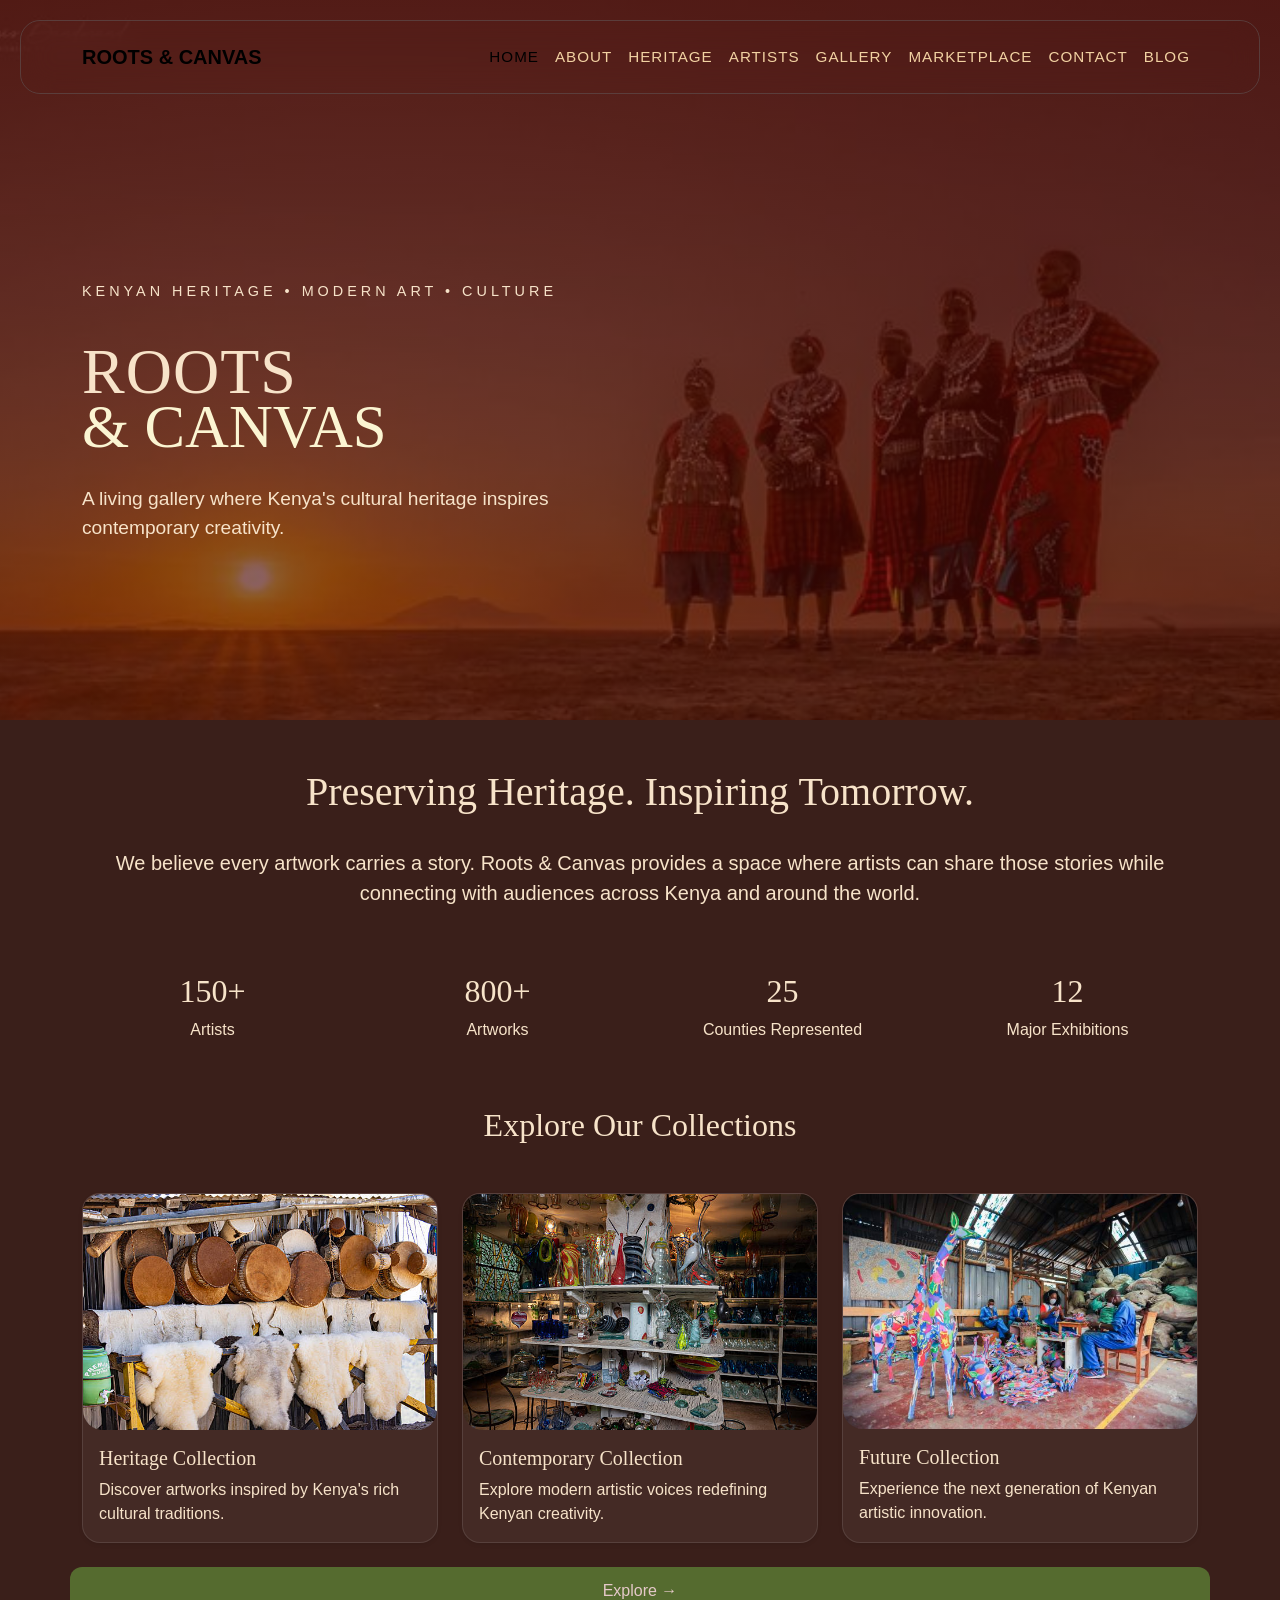
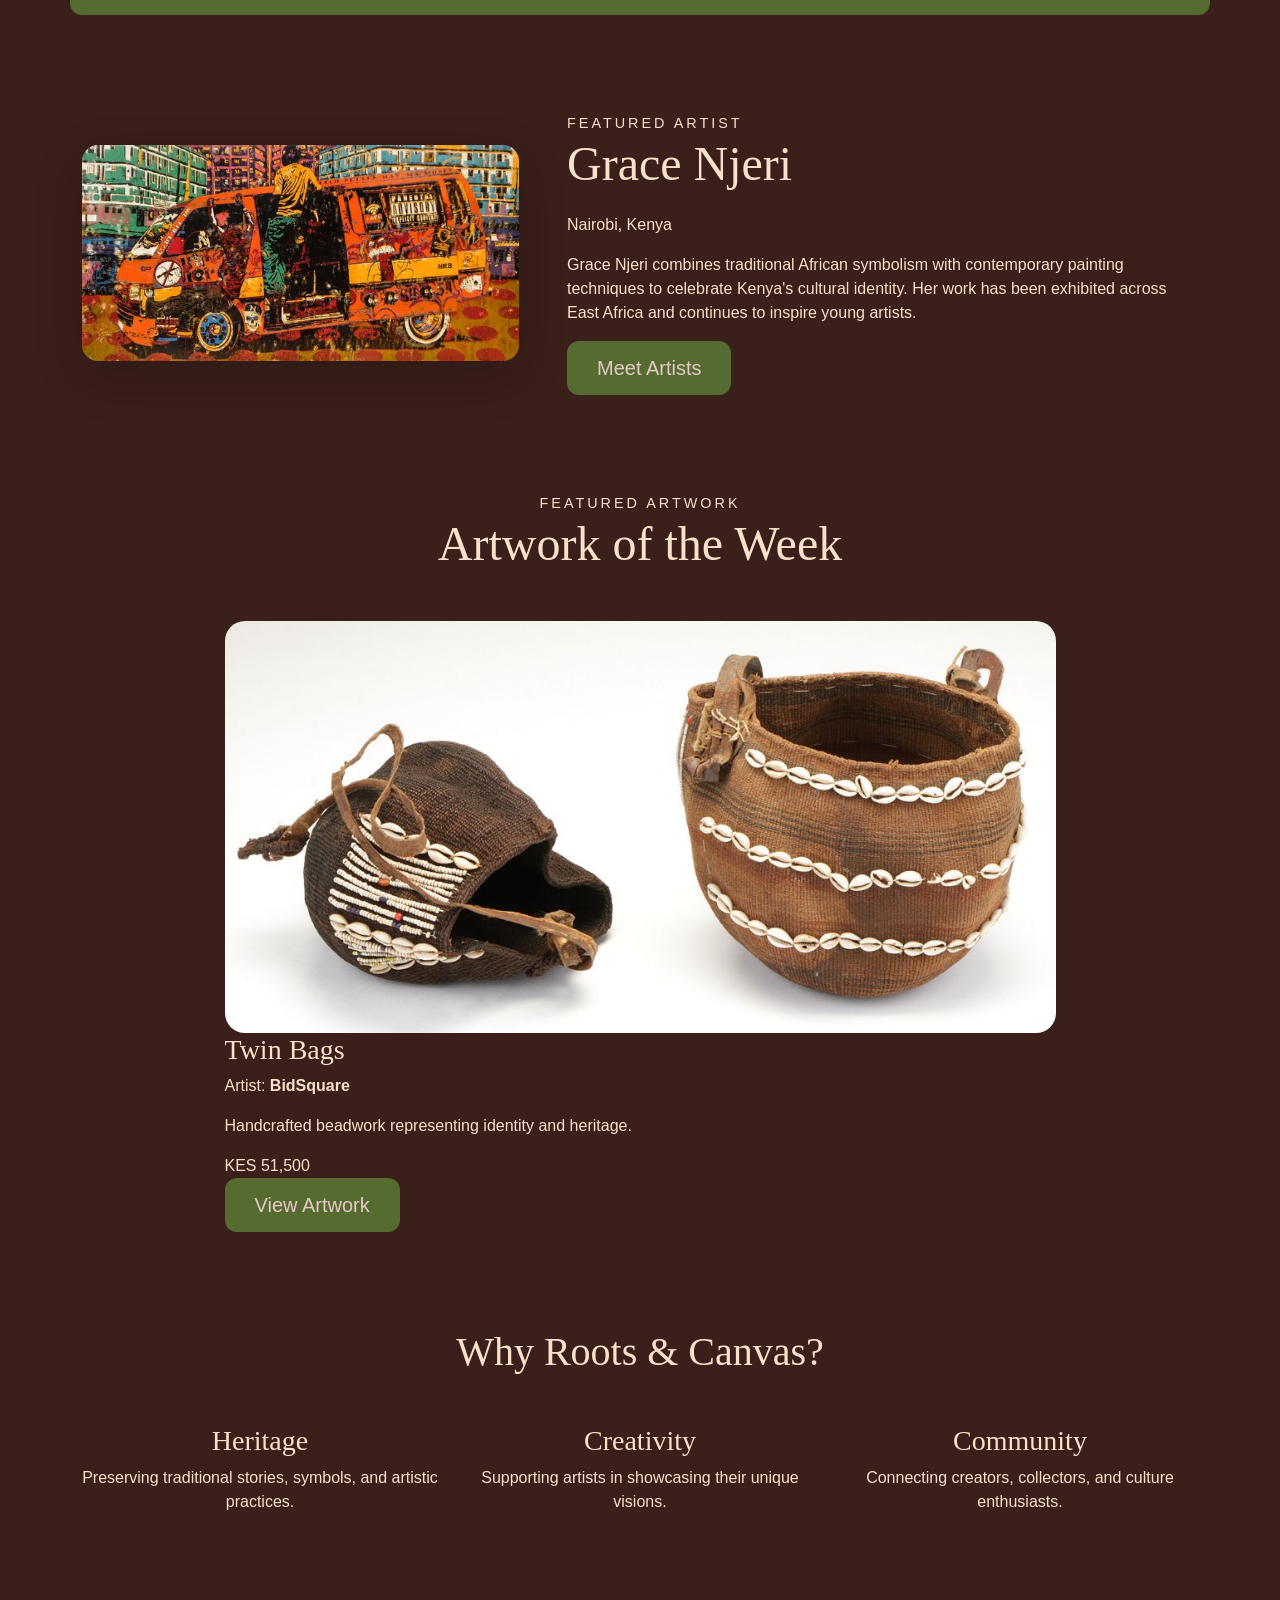
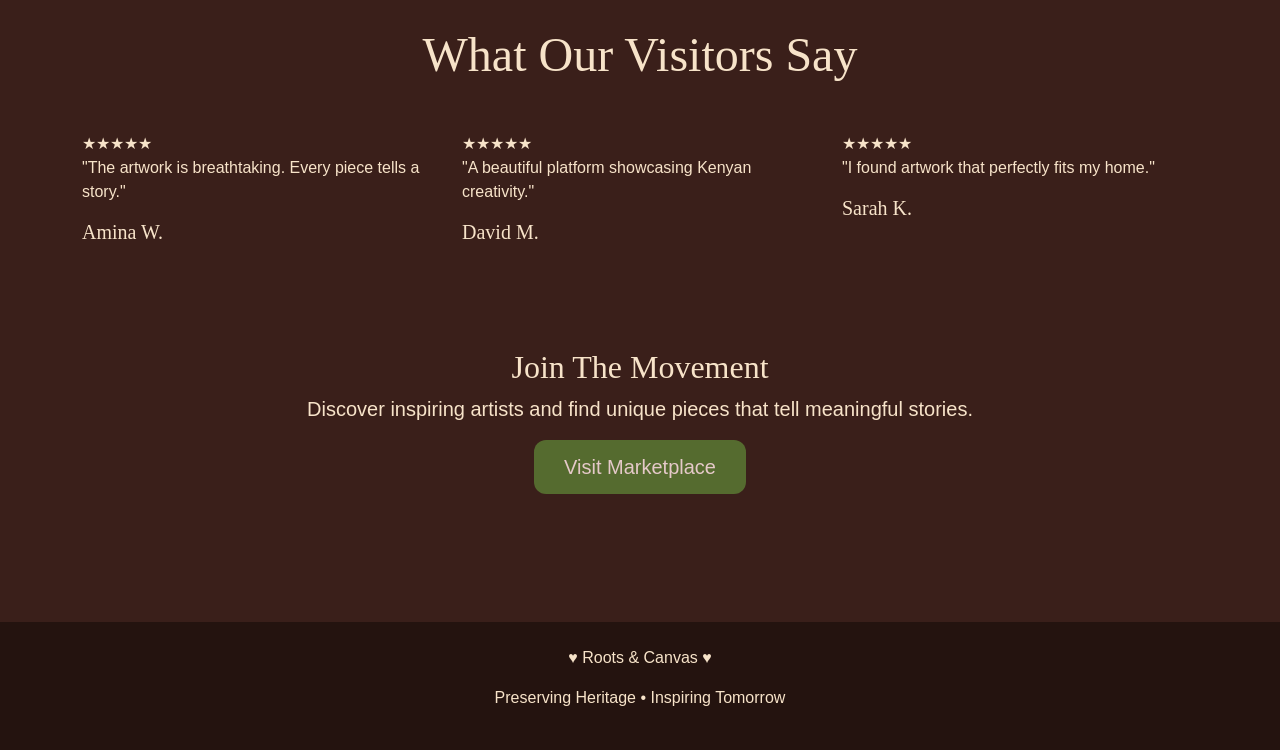
<file: index.html>
<!DOCTYPE html>
<html lang="en">
<head>
    <meta charset="UTF-8">
    <meta name="viewport" content="width=device-width, initial-scale=1.0">
    <title>Roots & Canvas | Kenyan Art Marketplace</title>

    <!-- Bootstrap CSS -->
    <link href="https://cdn.jsdelivr.net/npm/bootstrap@5.3.7/dist/css/bootstrap.min.css" rel="stylesheet">
  

    <!-- Custom CSS -->
    <link rel="stylesheet" href="css/style.css">
</head>

<body>

<!-- NAVIGATION -->
<nav class="navbar navbar-expand-lg navbar-light py-3 sticky-top">

        <div class="container">

            <a class="navbar-brand fw-bold" href="index.html">
                ROOTS & CANVAS
            </a>

        <button class="navbar-toggler"
                type="button"
                data-bs-toggle="collapse"
                data-bs-target="#navbarMenu">
            <span class="navbar-toggler-icon"></span>
        </button>

        <div class="collapse navbar-collapse" id="navbarMenu">

            <ul class="navbar-nav ms-auto">

                <li class="nav-item">
                    <a class="nav-link active" href="index.html">Home</a>
                </li>

                <li class="nav-item">
                    <a class="nav-link" href="aboutus.html">About</a>
                </li>

                <li class="nav-item">
                    <a class="nav-link" href="Heritage.html">Heritage</a>
                </li>

                <li class="nav-item">
                    <a class="nav-link" href="Artists.html">Artists</a>
                </li>

                <li class="nav-item">
                    <a class="nav-link" href="gallery.html">Gallery</a>
                </li>

                <li class="nav-item">
                    <a class="nav-link" href="MarketPlace.html">Marketplace</a>
                </li>

                <li class="nav-item">
                    <a class="nav-link" href="contacts.html">Contact</a>
                </li>

                <li class="nav-item">
                    <a class="nav-link" href="blog.html">Blog</a>
                </li>

            </ul>

        </div>

    </div>
</nav>


 <section class="hero">

<div class="container">

<div class="row align-items-center">

<div class="col-lg-6">

<p class="small-heading">
KENYAN HERITAGE • MODERN ART • CULTURE
</p>
<br>

<h1 class="hero-title">

    <span class="roots-font">
        ROOTS
    </span>
 <br>
    <span class="canvas-font">
                   & CANVAS
    </span>

</h1>

<p class="hero-text">

A living gallery where Kenya's cultural heritage inspires contemporary creativity.
</p>

    </div>
</div>

</section>

<!-- OUR VISION -->

<section class="py-5">
    <div class="container text-center">

           <h1>Preserving Heritage. Inspiring Tomorrow.</h1><br>

        <p class="lead">
            We believe every artwork carries a story.
            Roots & Canvas provides a space where artists
            can share those stories while connecting with
            audiences across Kenya and around the world.
        </p>

    </div>
</section>

<section class="statistics">

    <div class="container">

        <div class="row text-center">

            <div class="col-md-3">

                <h2>150+</h2>

                <p>Artists</p>

            </div>

            <div class="col-md-3">

                <h2>800+</h2>

                <p>Artworks</p>

            </div>

            <div class="col-md-3">

                <h2>25</h2>

                <p>Counties Represented</p>

            </div>

            <div class="col-md-3">

                <h2>12</h2>

                <p>Major Exhibitions</p>

            </div>

        </div>

    </div>

</section>

<!-- FEATURED SECTIONS -->

<section class="py-5">

    <div class="container">

        <h2 class="text-center mb-5">
            Explore Our Collections
        </h2>

        <div class="row g-4">

            <div class="col-md-4">

                <div class="card h-100 shadow-sm">

                    <img src="images/gettyimages-2259438281-612x612.jpg"
                         class="card-img-top"
                         alt="Traditional Kenyan artwork featuring indigenous cultural symbols and heritage-inspired artistic designs">

                    <div class="card-body">

                        <h5 class="card-title">
                            Heritage Collection
                        </h5>

                        <p class="card-text">
                            Discover artworks inspired by
                            Kenya's rich cultural traditions.
                        </p>

                    </div>

                </div>

            </div>

            <div class="col-md-4">

                <div class="card h-100 shadow-sm">

                    <img src="images/gettyimages-2207285252-612x612.jpg"
                         class="card-img-top"
                         alt="Contemporary Art">

                    <div class="card-body">

                        <h5 class="card-title">
                            Contemporary Collection
                        </h5>

                        <p class="card-text">
                            Explore modern artistic voices
                            redefining Kenyan creativity.
                        </p>

                    </div>

                </div>

            </div>

            <div class="col-md-4">

                <div class="card h-100 shadow-sm">

                    <img src="images/gettyimages-1243615178-612x612.jpg"
                         class="card-img-top"
                         alt="Digital Art">

                    <div class="card-body">

                        <h5 class="card-title">
                            Future Collection
                        </h5>

                        <p class="card-text">
                            Experience the next generation
                            of Kenyan artistic innovation.
                        </p>

                    </div>

                </div>

               

            </div>
             <a href="gallery.html" class="btn custom-btn mtn-lg">
                   Explore →
                 </a>

        </div>

    </div>

</section>

<!-- ================= FEATURED ARTIST ================= -->

<section class="featured-artist py-5">

    <div class="container">

        <div class="row align-items-center g-5">

            <div class="col-lg-5">

                <img src="images/nganya.webp"
                     class="img-fluid rounded-4 shadow-lg"
                     alt="Featured Kenyan Artist">

            </div>

            <div class="col-lg-7">

                <span class="section-subtitle">
                    FEATURED ARTIST
                </span>

                <h2 class="section-title">
                    Grace Njeri
                </h2>

                <p class="artist-location">

                    Nairobi, Kenya

                </p>

                <p>

                    Grace Njeri combines traditional African symbolism
                    with contemporary painting techniques to celebrate
                    Kenya's cultural identity.

                    Her work has been exhibited across East Africa and
                    continues to inspire young artists.

                </p>

               
                <a href="artists.html"  class="btn custom-btn btn-lg">
                    Meet Artists
                </a>


            </div>

        </div>

    </div>

</section>


<!-- ================= ARTWORK OF THE WEEK ================= -->

<section class="artwork-week py-5">

<div class="container">

<div class="text-center mb-5">

<span class="section-subtitle">

FEATURED ARTWORK

</span>

<h2 class="section-title">

Artwork of the Week

</h2>

</div>

<div class="row justify-content-center">

<div class="col-lg-9">

<div class="featured-art-card">

<img src="images/beaded bags.jpeg"
class="img-fluid"
alt="Featured Artwork">

<div class="featured-art-content">

<h3>

Twin Bags

</h3>

<p>

Artist:
<strong>BidSquare</strong>

</p>

<p>

Handcrafted beadwork representing identity and heritage.

</p>

<div class="price">

KES 51,500

</div>

<a href="marketplace.html"
class="btn custom-btn btn-lg">

View Artwork

</a>

</div>

</div>

</div>

</div>

</div>

</section>

<!-- WHY ROOTS & CANVAS -->

<section class="py-5">

    <div class="container">

        <h1 class="text-center mb-5">
            Why Roots & Canvas?
        </h1>

        <div class="row text-center">

            <div class="col-md-4">

                <h3> Heritage</h3>

                <p>
                    Preserving traditional stories,
                    symbols, and artistic practices.
                </p>

            </div>

               
            <div class="col-md-4">

                <h3> Creativity</h3>

                <p>
                    Supporting artists in showcasing
                    their unique visions.
                </p>

            </div>

               

            <div class="col-md-4">

                <h3> Community</h3>

                <p>
                    Connecting creators, collectors,
                    and culture enthusiasts.
                </p>

            </div>

        </div>

    </div>

</section>


<!-- ================= TESTIMONIALS ================= -->

<section class="testimonials py-5">

<div class="container">

<div class="text-center mb-5">

<h2 class="section-title">

What Our Visitors Say

</h2>

</div>

<div class="row g-4">

<div class="col-lg-4">

<div class="testimonial-card">

★★★★★

<p>

"The artwork is breathtaking.
Every piece tells a story."

</p>

<h5>

Amina W.

</h5>

</div>

</div>

<div class="col-lg-4">

<div class="testimonial-card">

★★★★★

<p>

"A beautiful platform showcasing
Kenyan creativity."

</p>

<h5>

David M.

</h5>

</div>

</div>

<div class="col-lg-4">

<div class="testimonial-card">

★★★★★

<p>

"I found artwork that perfectly
fits my home."

</p>

<h5>

Sarah K.

</h5>

</div>

</div>

</div>

</div>

</section>

<!-- CALL TO ACTION -->

<section class="py-5">

    <div class="container text-center">

        <h2>Join The Movement</h2>

        <p class="lead">
            Discover inspiring artists and find unique
            pieces that tell meaningful stories.
        </p>

        <a href="marketplace.html"
           class="btn custom-btn btn-lg">
            Visit Marketplace
        </a>

</div>

</section>

<footer class="py-4 text-center">

           <p>
            &#9829; Roots & Canvas 	&#9829;
        </p>

        <p>
            Preserving Heritage • Inspiring Tomorrow
        </p>

</footer>

<!-- Scroll to Top Button -->
<button id="topBtn" title="Go to top">
    ↑
</button>

<!-- Bootstrap JS -->

<script src="https://cdn.jsdelivr.net/npm/bootstrap@5.3.7/dist/js/bootstrap.bundle.min.js"></script>
<script src="js/script.js"></script>

</body>

</html>
</file>
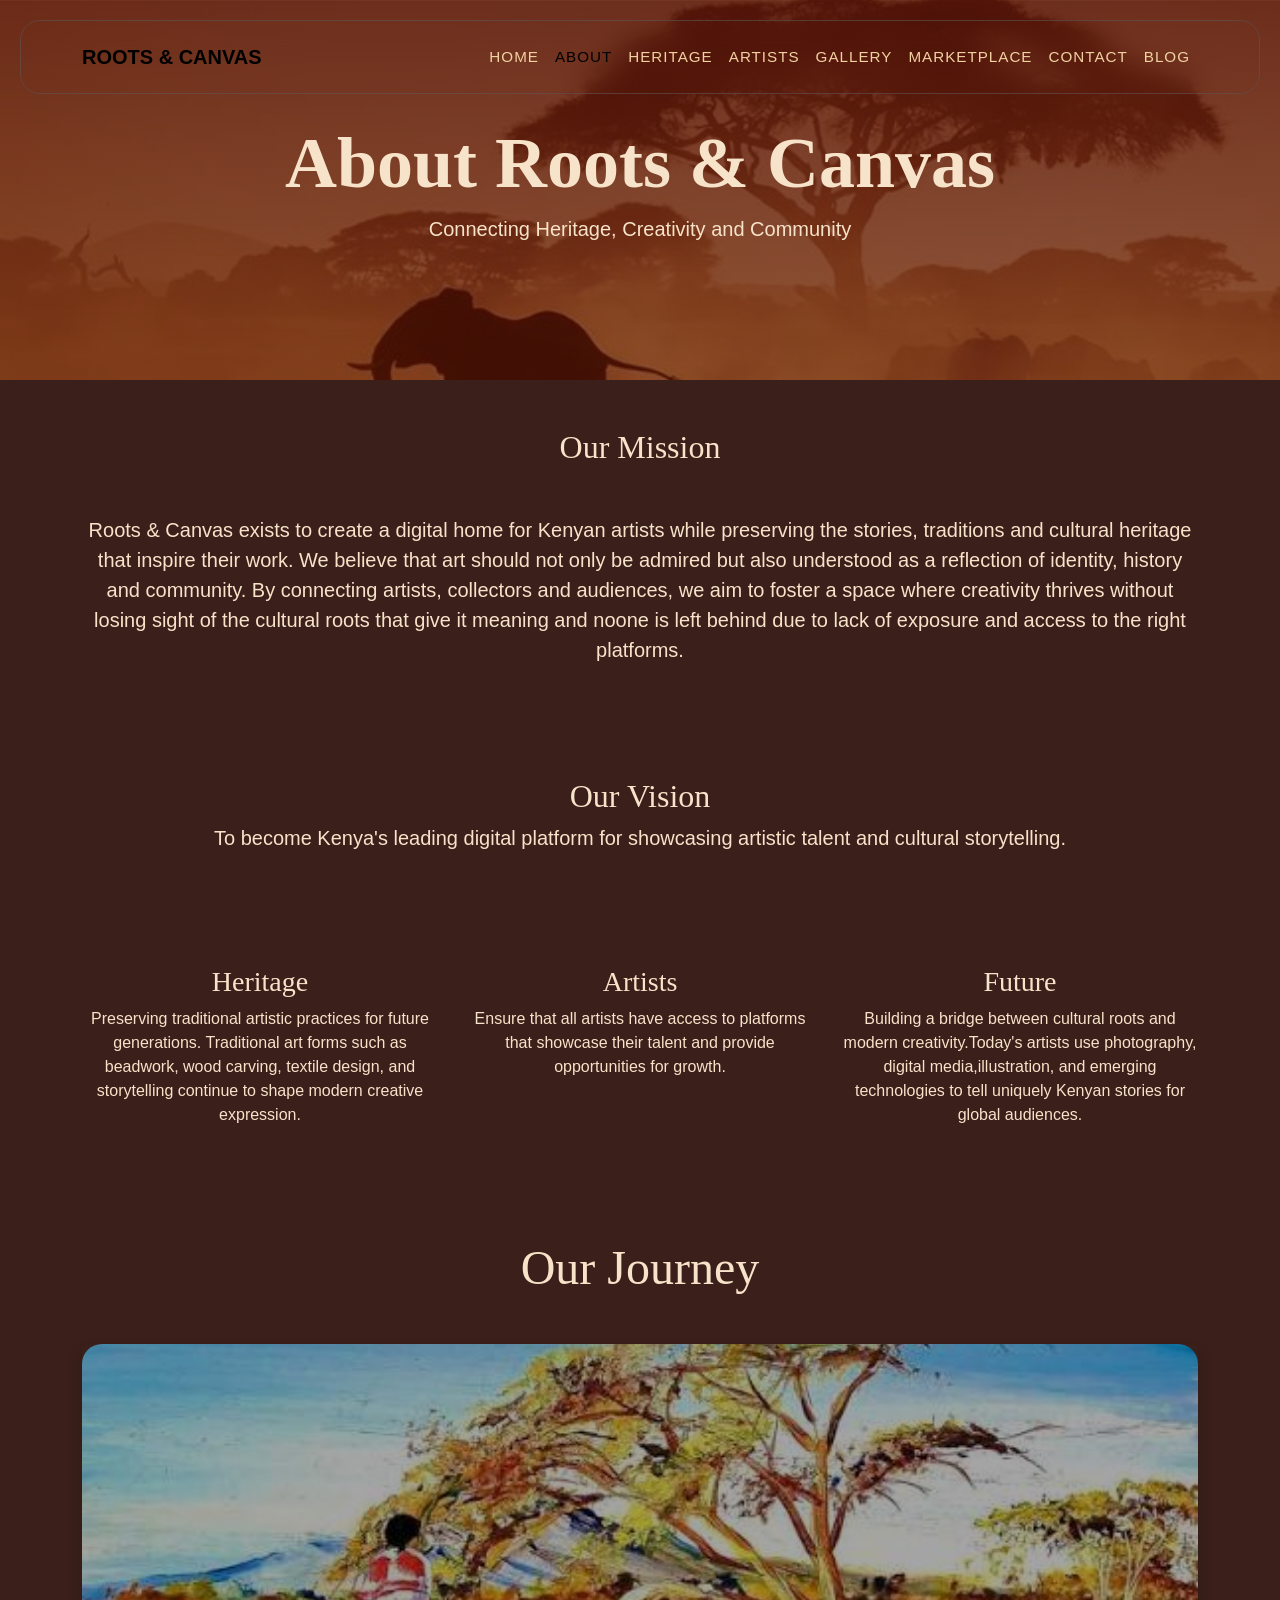
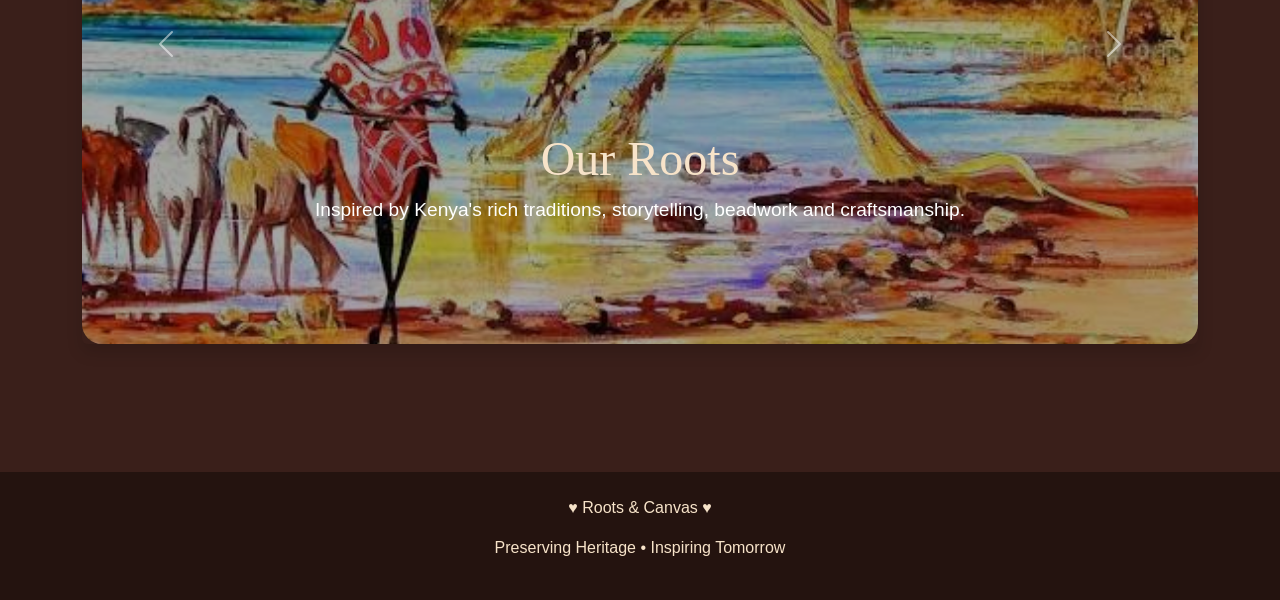
<file: aboutus.html>
<!DOCTYPE html>
<html lang="en">

<head>

  <meta charset="UTF-8">
  <meta name="viewport" content="width=device-width, initial-scale=1.0">

  <title>About | Roots & Canvas</title>
  <link href="https://cdn.jsdelivr.net/npm/bootstrap@5.3.7/dist/css/bootstrap.min.css" rel="stylesheet">
  <link rel="stylesheet" href="css/style.css">

</head>

<body>

   <nav class="navbar navbar-expand-lg navbar-light custom-green py-3 sticky-top">

        <div class="container">

            <a class="navbar-brand fw-bold" href="index.html">
                ROOTS & CANVAS
            </a>

            <button class="navbar-toggler"
                    type="button"
                    data-bs-toggle="collapse"
                    data-bs-target="#menu">

                <span class="navbar-toggler-icon"></span>

            </button>

            <div class="collapse navbar-collapse" id="menu">

                <ul class="navbar-nav ms-auto">

                    <li class="nav-item">
                        <a class="nav-link" href="index.html">Home</a>
                    </li>

                    <li class="nav-item">
                        <a class="nav-link active" href="aboutus.html">About</a>
                    </li>

                    <li class="nav-item">
                        <a class="nav-link" href="Heritage.html">Heritage</a>
                    </li>

                    <li class="nav-item">
                        <a class="nav-link" href="Artists.html">Artists</a>
                    </li>

                    <li class="nav-item">
                        <a class="nav-link" href="gallery.html">Gallery</a>
                    </li>

                    <li class="nav-item">
                        <a class="nav-link" href="MarketPlace.html">Marketplace</a>
                    </li>

                    <li class="nav-item">
                        <a class="nav-link" href="contacts.html">Contact</a>
                    </li>

                    <li class="nav-item">
                        <a class="nav-link" href="blog.html">Blog</a>
                    </li>

                </ul>

            </div>

        </div>

    </nav>

    <section class="About-hero">

    <div class="container text-center">

        <h1 class="display-2 fw-bold">
          About Roots & Canvas
        </h1>

        <p class="lead">

          Connecting Heritage, Creativity and Community
        </p>

    </div>

</section>


<section class="heritage-section py-5">
   <div class="container text-center">

         <h2 class="text-center mb-5">Our Mission</h2>

         <p class="lead">
         Roots & Canvas exists to create a digital home
         for Kenyan artists while preserving the stories,
         traditions and cultural heritage that inspire
         their work.
         We believe that art should not only be admired but
         also understood as a reflection of identity,
         history and community.
         
         By connecting artists, collectors and audiences,
         we aim to foster a space where creativity thrives without losing 
         sight of the cultural roots that give it meaning and noone is left
          behind due to lack of exposure and access to the right platforms.
         </p>
        </div>
        </div>
   </div>
</section>

<section class="heritage-section py-5">
   <div class="container text-center">

     <h2>Our Vision</h2>

     <p class="lead">
      To become Kenya's leading digital platform
      for showcasing artistic talent and cultural
      storytelling.
     </p>
 </div>
</section>

<section class="container py-5">
    <div class="row text-center">
        <div class="col-md-4">
           <h3>Heritage</h3>

           <p> Preserving traditional artistic practices for future generations. 
            Traditional art forms such as beadwork, wood carving, textile design, 
            and storytelling continue to shape modern creative expression.</p>

        </div>

        <div class="col-md-4">
            <h3>Artists</h3>

            <p>Ensure that all artists have access to platforms that showcase their talent and provide opportunities for growth.</p>
        </div>

        <div class="col-md-4">

            <h3>Future</h3>
            <p>Building a bridge between cultural roots and modern creativity.Today's 
                artists use photography, digital media,illustration, and emerging technologies to tell
                uniquely Kenyan stories for global audiences.</p>

        </div>
    </div>
</section>

    <section class="container py-5">

    <h1 class="section-title text-center mb-5">
        Our Journey
    </h1>

    <div id="aboutCarousel"
         class="carousel slide shadow rounded overflow-hidden"
         data-bs-ride="carousel">

        <div class="carousel-inner">

            <!-- Slide 1 -->

            <div class="carousel-item active">

                <img src="images/images (9).jpeg"
                     class="d-block w-100 carousel-img"
                     alt="Heritage">

                <div class="carousel-caption">

                    <h2>Our Roots</h2>

                    <p>
                        Inspired by Kenya's rich traditions,
                        storytelling, beadwork and craftsmanship.
                    </p>

                </div>

            </div>

            <!-- Slide 2 -->

            <div class="carousel-item">

                <img src="images/gettyimages-2054033150-612x612.jpg"
                     class="d-block w-100 carousel-img"
                     alt="Artists">

                <div class="carousel-caption">

                    <h2>Our Artists</h2>

                    <p>
                        Creating a platform where talented artists
                        can showcase their work and reach collectors.
                    </p>

                </div>

            </div>

            <!-- Slide 3 -->

            <div class="carousel-item">

                <img src="images/dickson-audacity-768x767,tech.jpg"
                     class="d-block w-100 carousel-img"
                     alt="Future">

                <div class="carousel-caption">

                    <h2>Our Future</h2>

                    <p>
                        Connecting culture and creativity through
                        technology and global audiences.
                    </p>

                </div>

            </div>

        </div>

        <!-- Previous -->

        <button class="carousel-control-prev"
                type="button"
                data-bs-target="#aboutCarousel"
                data-bs-slide="prev">

            <span class="carousel-control-prev-icon"></span>

        </button>

        <!-- Next -->

        <button class="carousel-control-next"
                type="button"
                data-bs-target="#aboutCarousel"
                data-bs-slide="next">

            <span class="carousel-control-next-icon"></span>

        </button>

    </div>

</section>


<footer class="py-4 text-center">

           <p>
            &#9829; Roots & Canvas 	&#9829;
        </p>

        <p>
            Preserving Heritage • Inspiring Tomorrow
        </p>

</footer>

<!-- Scroll to Top Button -->
<button id="topBtn" title="Go to top">
    ↑
</button>

<script src="https://cdn.jsdelivr.net/npm/bootstrap@5.3.7/dist/js/bootstrap.bundle.min.js"></script>
<script src="js/script.js"></script>

</body>

</html>
</file>
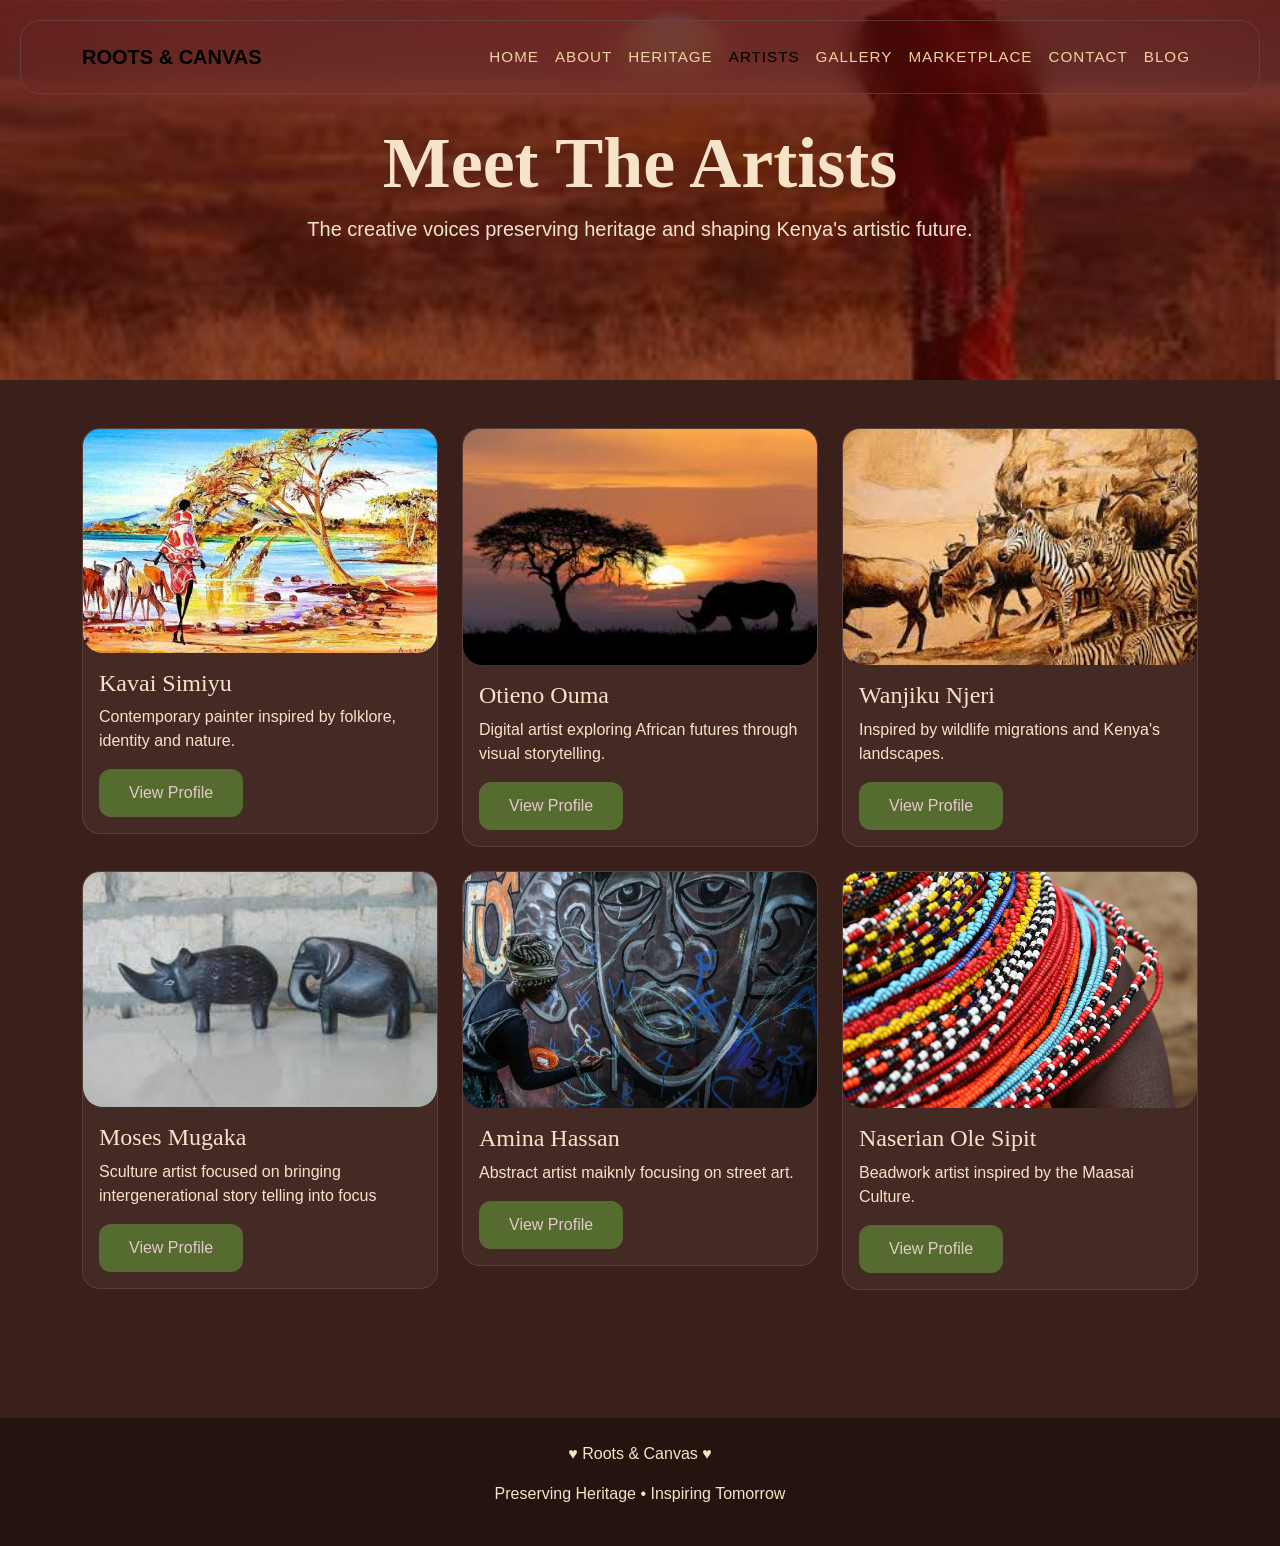
<file: Artists.html>
<!DOCTYPE html>
<html lang="en">

<head>

  <meta charset="UTF-8">
  <meta name="viewport" content="width=device-width, initial-scale=1.0">

  <title>Artists | Roots & Canvas</title>
  <link href="https://cdn.jsdelivr.net/npm/bootstrap@5.3.7/dist/css/bootstrap.min.css" rel="stylesheet">
  <link rel="stylesheet" href="css/style.css">
  <link href="https://fonts.googleapis.com/css2?family=Cormorant+Garamond:wght@400;600;700&display=swap" rel="stylesheet">

</head>

<body>
 
    <nav class="navbar navbar-expand-lg navbar-light custom-green py-3 sticky-top">

        <div class="container">

            <a class="navbar-brand fw-bold" href="index.html">
                ROOTS & CANVAS
            </a>

            <button class="navbar-toggler"
                    type="button"
                    data-bs-toggle="collapse"
                    data-bs-target="#menu">

                <span class="navbar-toggler-icon"></span>

            </button>

            <div class="collapse navbar-collapse" id="menu">

                <ul class="navbar-nav ms-auto">

                    <li class="nav-item">
                        <a class="nav-link " href="index.html">Home</a>
                    </li>

                    <li class="nav-item">
                        <a class="nav-link" href="aboutus.html">About</a>
                    </li>

                    <li class="nav-item">
                        <a class="nav-link" href="Heritage.html">Heritage</a>
                    </li>

                    <li class="nav-item">
                        <a class="nav-link active" href="Artists.html">Artists</a>
                    </li>

                    <li class="nav-item">
                        <a class="nav-link" href="gallery.html">Gallery</a>
                    </li>

                    <li class="nav-item">
                        <a class="nav-link" href="MarketPlace.html">Marketplace</a>
                    </li>

                    <li class="nav-item">
                        <a class="nav-link" href="contacts.html">Contact</a>
                    </li>

                    <li class="nav-item">
                        <a class="nav-link " href="blog.html">Blog</a>
                    </li>

                </ul>

            </div>

        </div>

    </nav>


    <section class="Artists-hero">

    <div class="container text-center">

        <h1 class="display-2 fw-bold">
             Meet The Artists
        </h1>

        <p class="lead">

           The creative voices preserving heritage and shaping Kenya's artistic future.
        </p>

    </div>

</section>

<section class="container py-5">

    <div class="row g-4">

        <div class="col-md-4">

            <div class="card">

                <img src="images/images (9).jpeg"
                     class="card-img-top"
                     alt="Artist">

                <div class="card-body">

                    <h4>Kavai Simiyu </h4>

                    <p>
                        Contemporary painter inspired by folklore,
                        identity and nature.
                    </p>

                    <button class="btn custom-btn">
                        View Profile
                    </button>

                </div>

            </div>

        </div>

        <div class="col-md-4">

            <div class="card">

                <img src="images/photograph.jpeg"
                     class="card-img-top"
                     alt="Artist">

                <div class="card-body">

                    <h4>Otieno Ouma</h4>

                    <p>
                        Digital artist exploring African futures
                        through visual storytelling.
                    </p>

                    <button class="btn custom-btn">
                        View Profile
                    </button>

                </div>

            </div>

        </div>

        <div class="col-md-4">

         <div class="card">

                <img src="images/migration.jpeg"
                     class="card-img-top"
                     alt="Artist">

                <div class="card-body">

                    <h4>Wanjiku Njeri</h4>

                    <p>
                      Inspired by wildlife migrations
                    and Kenya's landscapes.
                    </p>

                    <button class="btn custom-btn">
                        View Profile
                    </button>

                </div>

            </div>

        </div>

        <div class="col-md-4">

            <div class="card">

                <img src="images/image.jpeg"
                     class="card-img-top"
                     alt="Artist">

                <div class="card-body">

                    <h4>Moses Mugaka</h4>

                    <p>
                     Sculture artist focused on bringing intergenerational story telling into focus
                    </p>

                    <button class="btn custom-btn">
                        View Profile
                    </button>

                </div>

            </div>

        </div>

        <div class="col-md-4">

            <div class="card">

                <img src="images/gettyimages-2187209878-612x612.jpg"
                     class="card-img-top"
                     alt="Artist">

                <div class="card-body">

                    <h4>Amina Hassan</h4>

                    <p>
                        Abstract artist maiknly focusing on street art.
                    </p>

                    <button class="btn custom-btn">
                        View Profile
                    </button>

                </div>

            </div>

        </div>

              <div class="col-md-4">

            <div class="card">

                <img src="images/gettyimages-90616365-612x612.jpg"
                     class="card-img-top"
                     alt="Artist">

                <div class="card-body">

                    <h4>Naserian Ole Sipit</h4>

                    <p>
                        Beadwork artist inspired by the Maasai Culture.
                    </p>

                    <button class="btn custom-btn">
                        View Profile
                    </button>

                </div>

            </div>

        </div>

    </div>

</section>

<footer class="py-4 text-center">

           <p>
            &#9829; Roots & Canvas 	&#9829;
        </p>

        <p>
            Preserving Heritage • Inspiring Tomorrow
        </p>

</footer>

<!-- Scroll to Top Button -->
<button id="topBtn" title="Go to top">
    ↑
</button>

<script src="https://cdn.jsdelivr.net/npm/bootstrap@5.3.7/dist/js/bootstrap.bundle.min.js"></script>
<script src="js/script.js"></script>

</body>

</html>
</file>
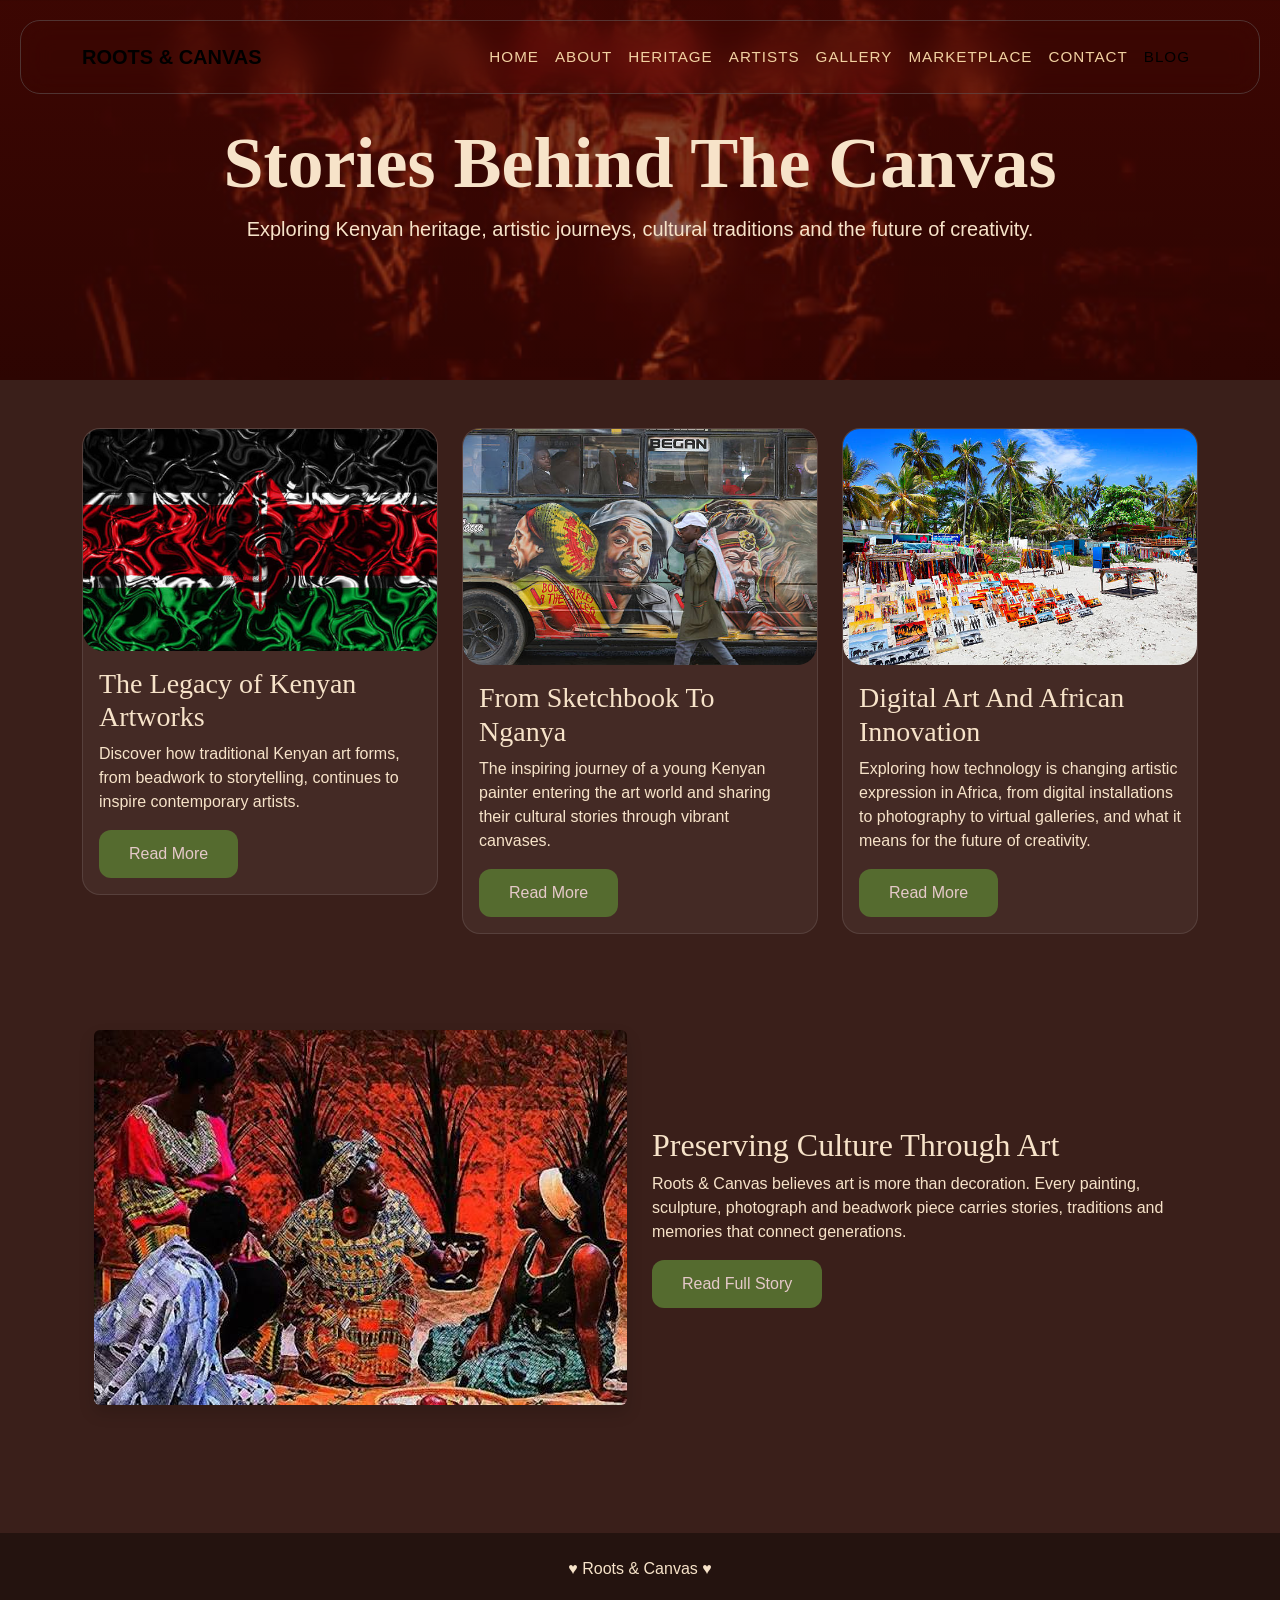
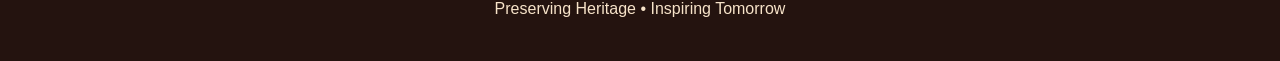
<file: blog.html>
<!DOCTYPE html>
<html lang="en">

<head>

  <meta charset="UTF-8">
  <meta name="viewport" content="width=device-width, initial-scale=1.0">

  <title>Blog | Roots & Canvas</title>
  <link href="https://cdn.jsdelivr.net/npm/bootstrap@5.3.7/dist/css/bootstrap.min.css" rel="stylesheet">
  <link rel="stylesheet" href="css/style.css">

</head>

<body>

    <nav class="navbar navbar-expand-lg navbar-light custom-green py-3 sticky-top">

        <div class="container">

            <a class="navbar-brand fw-bold" href="index.html">
                ROOTS & CANVAS
            </a>

            <button class="navbar-toggler"
                    type="button"
                    data-bs-toggle="collapse"
                    data-bs-target="#menu">

                <span class="navbar-toggler-icon"></span>

            </button>

            <div class="collapse navbar-collapse" id="menu">

                <ul class="navbar-nav ms-auto">

                    <li class="nav-item">
                        <a class="nav-link " href="index.html">Home</a>
                    </li>

                    <li class="nav-item">
                        <a class="nav-link" href="aboutus.html">About</a>
                    </li>

                    <li class="nav-item">
                        <a class="nav-link" href="Heritage.html">Heritage</a>
                    </li>

                    <li class="nav-item">
                        <a class="nav-link" href="Artists.html">Artists</a>
                    </li>

                    <li class="nav-item">
                        <a class="nav-link" href="gallery.html">Gallery</a>
                    </li>

                    <li class="nav-item">
                        <a class="nav-link" href="MarketPlace.html">Marketplace</a>
                    </li>

                    <li class="nav-item">
                        <a class="nav-link" href="contacts.html">Contact</a>
                    </li>

                    <li class="nav-item">
                        <a class="nav-link active" href="blog.html">Blog</a>
                    </li>

                </ul>

            </div>

        </div>

    </nav>

<!-- HERO -->

<section class="blog-hero">

    <div class="container text-center">

        <h1 class="display-2 fw-bold">
            Stories Behind The Canvas
        </h1>

        <p class="lead">

            Exploring Kenyan heritage, artistic journeys,
            cultural traditions and the future of creativity.

        </p>

    </div>

</section>

<!-- BLOG POSTS -->

<section class="container py-5">

    <div class="row g-4">

        <!-- POST 1 -->

        <div class="col-lg-4">

            <div class="card">

                <img src="images/images (3).jpeg"
                     class="card-img-top"
                     alt="Blog">

                <div class="card-body">

                    <h3>
                        The Legacy of Kenyan Artworks
                    </h3>

                    <p>

                        Discover how traditional Kenyan art forms, from beadwork to storytelling,
                        continues to inspire contemporary artists.

                    </p>

                    <a href="#" class="btn custom-btn">

                        Read More

                    </a>

                </div>

            </div>

        </div>

        <!-- POST 2 -->

        <div class="col-lg-4">

            <div class="card blog-card">

                <img src="images/gettyimages-2246877046-612x612.jpg"
                     class="card-img-top"
                     alt="Blog">

                <div class="card-body">

                    <h3>
                        From Sketchbook To Nganya
                    </h3>

                    <p>

                        The inspiring journey of a young
                        Kenyan painter entering the art world and sharing their cultural stories through vibrant canvases.

                    </p>

                    <a href="#" class="btn custom-btn">

                        Read More

                    </a>

                </div>

            </div>

        </div>

        <!-- POST 3 -->

        <div class="col-lg-4">

            <div class="card blog-card">

                <img src="images/gettyimages-518758002-612x612.jpg"
                     class="card-img-top"
                     alt="Blog">

                <div class="card-body">


                    <h3>
                        Digital Art And African Innovation
                    </h3>

                    <p>

                        Exploring how technology is changing
                        artistic expression in Africa, from digital installations to photography to virtual galleries, and what it means for the future of creativity.

                    </p>

                    <a href="#" class="btn custom-btn">

                        Read More

                    </a>

                </div>

            </div>

        </div>

    </div>

</section>

<!-- FEATURED ARTICLE -->

<section class="container py-5">

    <div class="container">

        <div class="row align-items-center">

            <div class="col-lg-6">

                <img src="images/images (11).jpeg"
                     class="img-fluid rounded shadow"
                     alt="Featured Story">

            </div>

            <div class="col-lg-6">

                <h2>

                    Preserving Culture Through Art

                </h2>

                <p>

                    Roots & Canvas believes art is more than decoration.

                    Every painting, sculpture, photograph and beadwork
                    piece carries stories, traditions and memories
                    that connect generations.

                </p>

                <a href="#" class="btn custom-btn">

                    Read Full Story

                </a>

            </div>

        </div>

    </div>

</section>

<!-- FOOTER -->

<footer class="py-4 text-center">

    <div class="container">

        <p> 	&#9829; Roots & Canvas 	&#9829;</p>


        <p>
            Preserving Heritage • Inspiring Tomorrow
        </p>

    </div>

</footer>

<!-- Scroll to Top Button -->
<button id="topBtn" title="Go to top">
    ↑
</button>

<!-- Bootstrap JS -->

<script src="https://cdn.jsdelivr.net/npm/bootstrap@5.3.7/dist/js/bootstrap.bundle.min.js"></script>
<script src="js/script.js"></script>

</body>

</html>
</file>
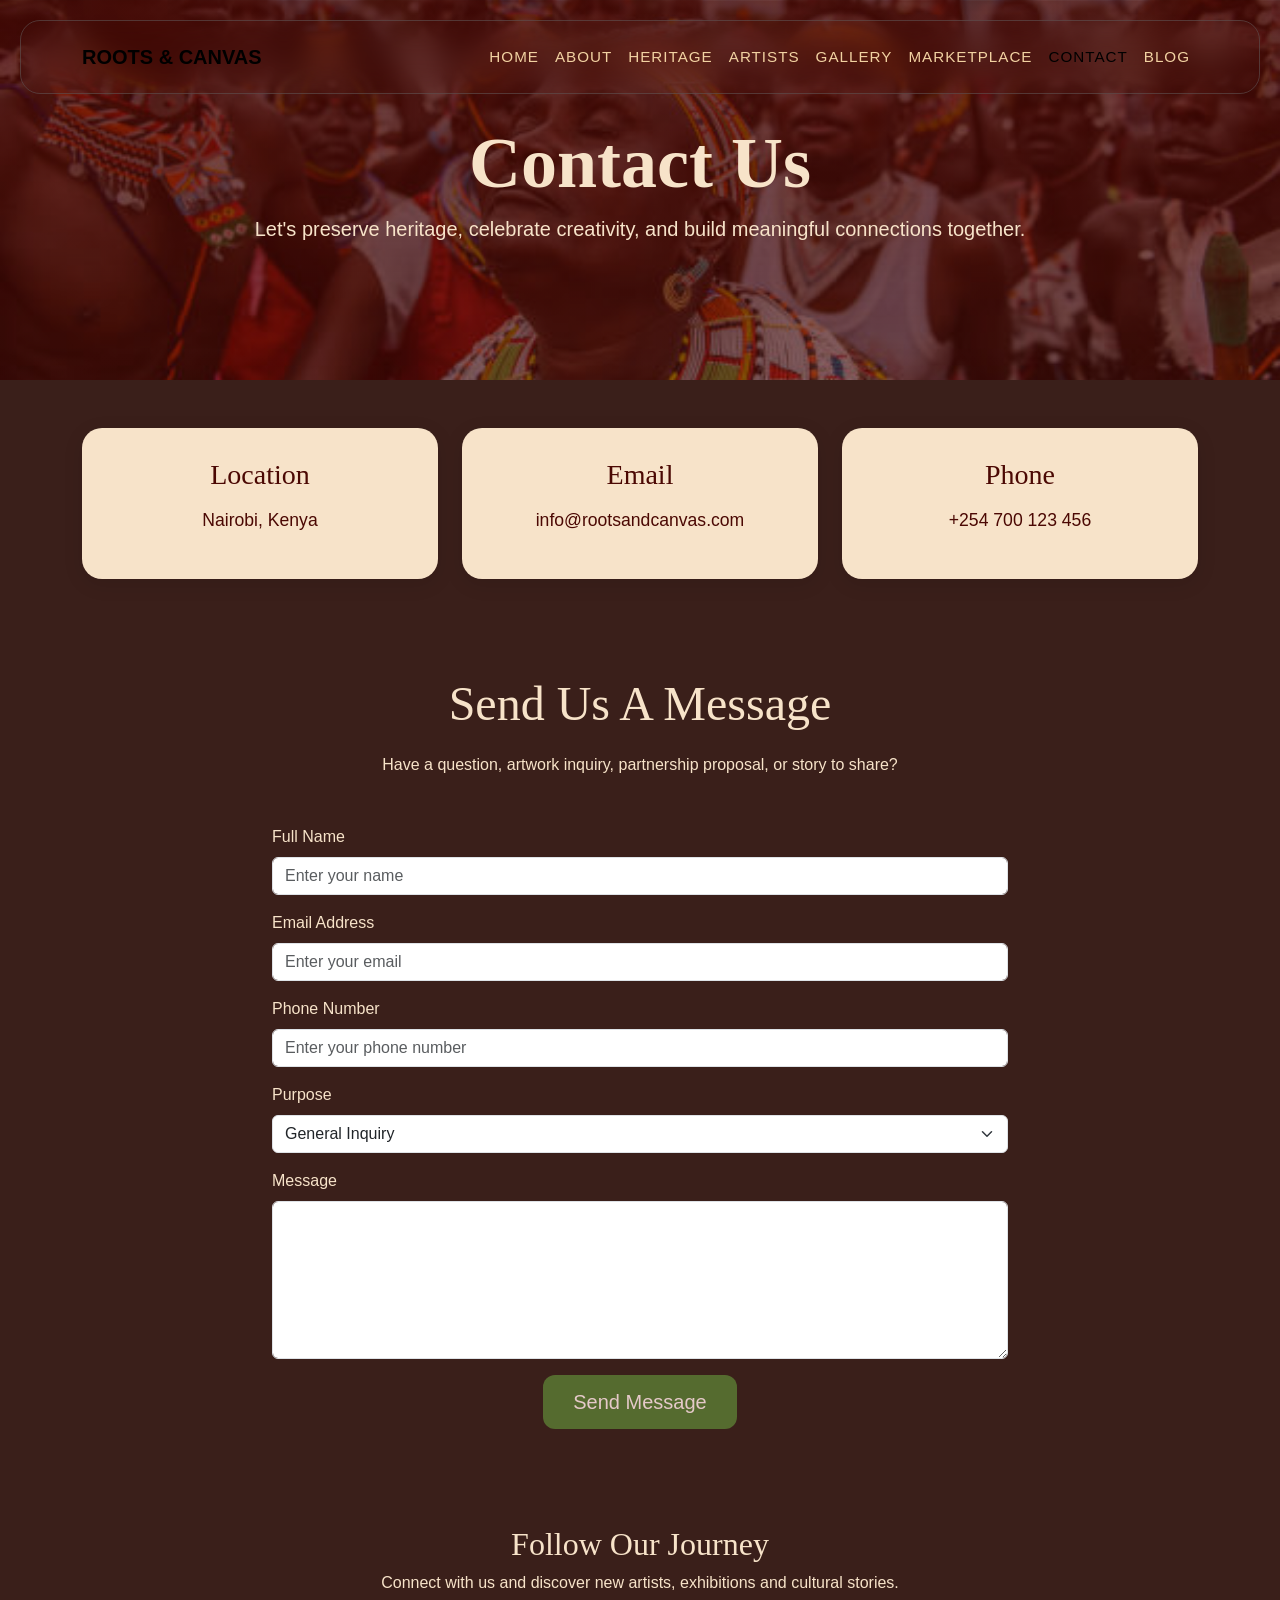
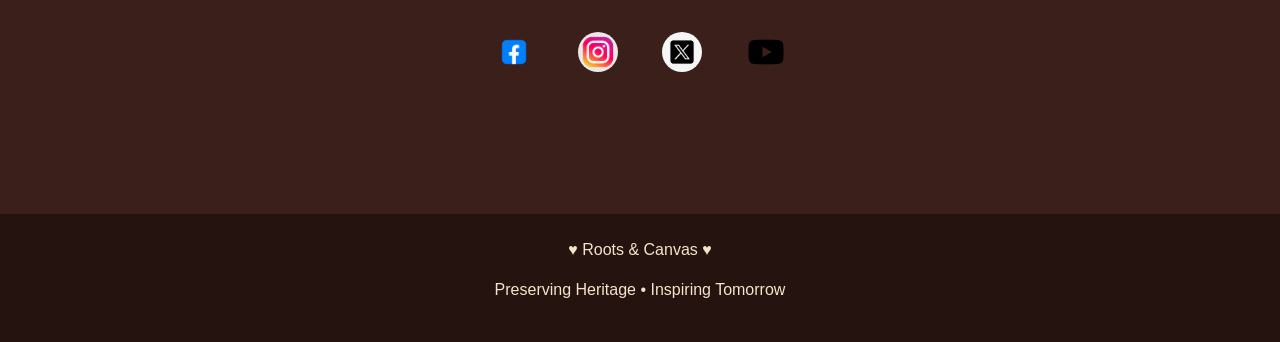
<file: contacts.html>
<!DOCTYPE html>
<html lang="en">

<head>

  <meta charset="UTF-8">
  <meta name="viewport" content="width=device-width, initial-scale=1.0">

  <title>Contact | Roots & Canvas</title>
  <link href="https://cdn.jsdelivr.net/npm/bootstrap@5.3.7/dist/css/bootstrap.min.css" rel="stylesheet">
  <link rel="stylesheet" href="css/style.css">

</head>

<body>

    <nav class="navbar navbar-expand-lg navbar-light py-3 sticky-top">

        <div class="container">

            <a class="navbar-brand fw-bold" href="index.html">
                ROOTS & CANVAS
            </a>

            <button class="navbar-toggler"
                    type="button"
                    data-bs-toggle="collapse"
                    data-bs-target="#menu">

                <span class="navbar-toggler-icon"></span>

            </button>

            <div class="collapse navbar-collapse" id="menu">

                <ul class="navbar-nav ms-auto">

                    <li class="nav-item">
                        <a class="nav-link " href="index.html">Home</a>
                    </li>

                    <li class="nav-item">
                        <a class="nav-link" href="aboutus.html">About</a>
                    </li>

                    <li class="nav-item">
                        <a class="nav-link" href="Heritage.html">Heritage</a>
                    </li>

                    <li class="nav-item">
                        <a class="nav-link" href="Artists.html">Artists</a>
                    </li>

                    <li class="nav-item">
                        <a class="nav-link" href="gallery.html">Gallery</a>
                    </li>

                    <li class="nav-item">
                        <a class="nav-link" href="MarketPlace.html">Marketplace</a>
                    </li>

                    <li class="nav-item">
                        <a class="nav-link active" href="contacts.html">Contact</a>
                    </li>

                    <li class="nav-item">
                        <a class="nav-link" href="blog.html">Blog</a>
                    </li>

                </ul>

            </div>

        </div>

    </nav>

    <!-- HERO -->

<section class="contact-hero text-center">

    <div class="container">

        <h1 class="display-2 fw-bold">

            Contact Us

        </h1>

        <p class="lead">

            Let's preserve heritage, celebrate creativity,
            and build meaningful connections together.

        </p>

    </div>

</section>

<!-- CONTACT INFO -->

<section class="container py-5">

    <div class="row g-4">

        <div class="col-md-4">

            <div class="contact-card">

                <h3>Location</h3>

                <p>
                    Nairobi, Kenya
                </p>

            </div>

        </div>

        <div class="col-md-4">

            <div class="contact-card">

                <h3> Email</h3>

                <p>
                    info@rootsandcanvas.com
                </p>

            </div>

        </div>

        <div class="col-md-4">

            <div class="contact-card">

                <h3>Phone</h3>

                <p>
                    +254 700 123 456 
                </p>

            </div>

        </div>

    </div>

</section>

<!-- CONTACT FORM -->

<section class="container py-5">

    <div class="text-center mb-5">

        <h2 class="section-title">

            Send Us A Message

        </h2>

        <p>

            Have a question, artwork inquiry,
            partnership proposal, or story to share?

        </p>

    </div>

    <div class="row justify-content-center">

        <div class="col-lg-8">

            <form class="story-form">

                <div class="mb-3">

                    <label class="form-label">
                        Full Name
                    </label>

                    <input type="text" id="full_name" name="full_name" placeholder="Enter your name" class="form-control" required>

                </div>

                <div class="mb-3">

                    <label class="form-label">
                        Email Address
                    </label>

                    <input type="email" id="email" name="email" placeholder="Enter your email" class="form-control" required>

                </div>

                <div class="mb-3">

                    <label class="form-label">
                        Phone Number
                    </label>

                    <input type="tel" id="phone" name="phone" placeholder="Enter your phone number" class="form-control" required>
            
                </div>

                <div class="mb-3">

                    <label class="form-label">
                        Purpose
                    </label>

                    <select class="form-select">

                        <option>General Inquiry</option>
                        <option>Artwork Purchase</option>
                        <option>Artist Registration</option>
                        <option>Partnership Opportunity</option>
                        <option>Share A Story</option>
                        <option>Feedback</option>

                    </select>

                </div>

                <div class="mb-3">

                    <label class="form-label">
                        Message
                    </label>

                    <textarea class="form-control" rows="6" required></textarea>

                </div>

                <div class="text-center">

                    <button class="btn custom-btn btn-lg">

                        Send Message

                    </button>

                </div>

            </form>

        </div>

    </div>

</section>

<!-- SOCIALS -->

<section class="heritage-section py-5">

    <div class="container text-center">

        <h2>

            Follow Our Journey

        </h2>

        <p>

            Connect with us and discover new artists,
            exhibitions and cultural stories.

        </p>

     <div class="social-icons">

      <div class="social-icons">
    <a href="#">
        <img src="images/facebook.png" alt="Facebook">
    </a>

    <a href="#">
        <img src="images/instagram.png" alt="Instagram">
    </a>

    <a href="#">
        <img src="images/x.png" alt="X">
    </a>

    <a href="#">
        <img src="images/youtube.png" alt="YouTube">
    </a>
</div>

     </div>

    </div>

</section>

<!-- FOOTER -->

<footer class="py-4 text-center">

    <div class="container">

        <p>
            &#9829; Roots & Canvas 	&#9829;
        </p>

        <p>
            Preserving Heritage • Inspiring Tomorrow
        </p>

    </div>

</footer>

<!-- Scroll to Top Button -->
<button id="topBtn" title="Go to top">
    ↑
</button>

<script src="https://cdn.jsdelivr.net/npm/bootstrap@5.3.7/dist/js/bootstrap.bundle.min.js"></script>
<script src="js/script.js"></script>

</body>

</html>
</file>
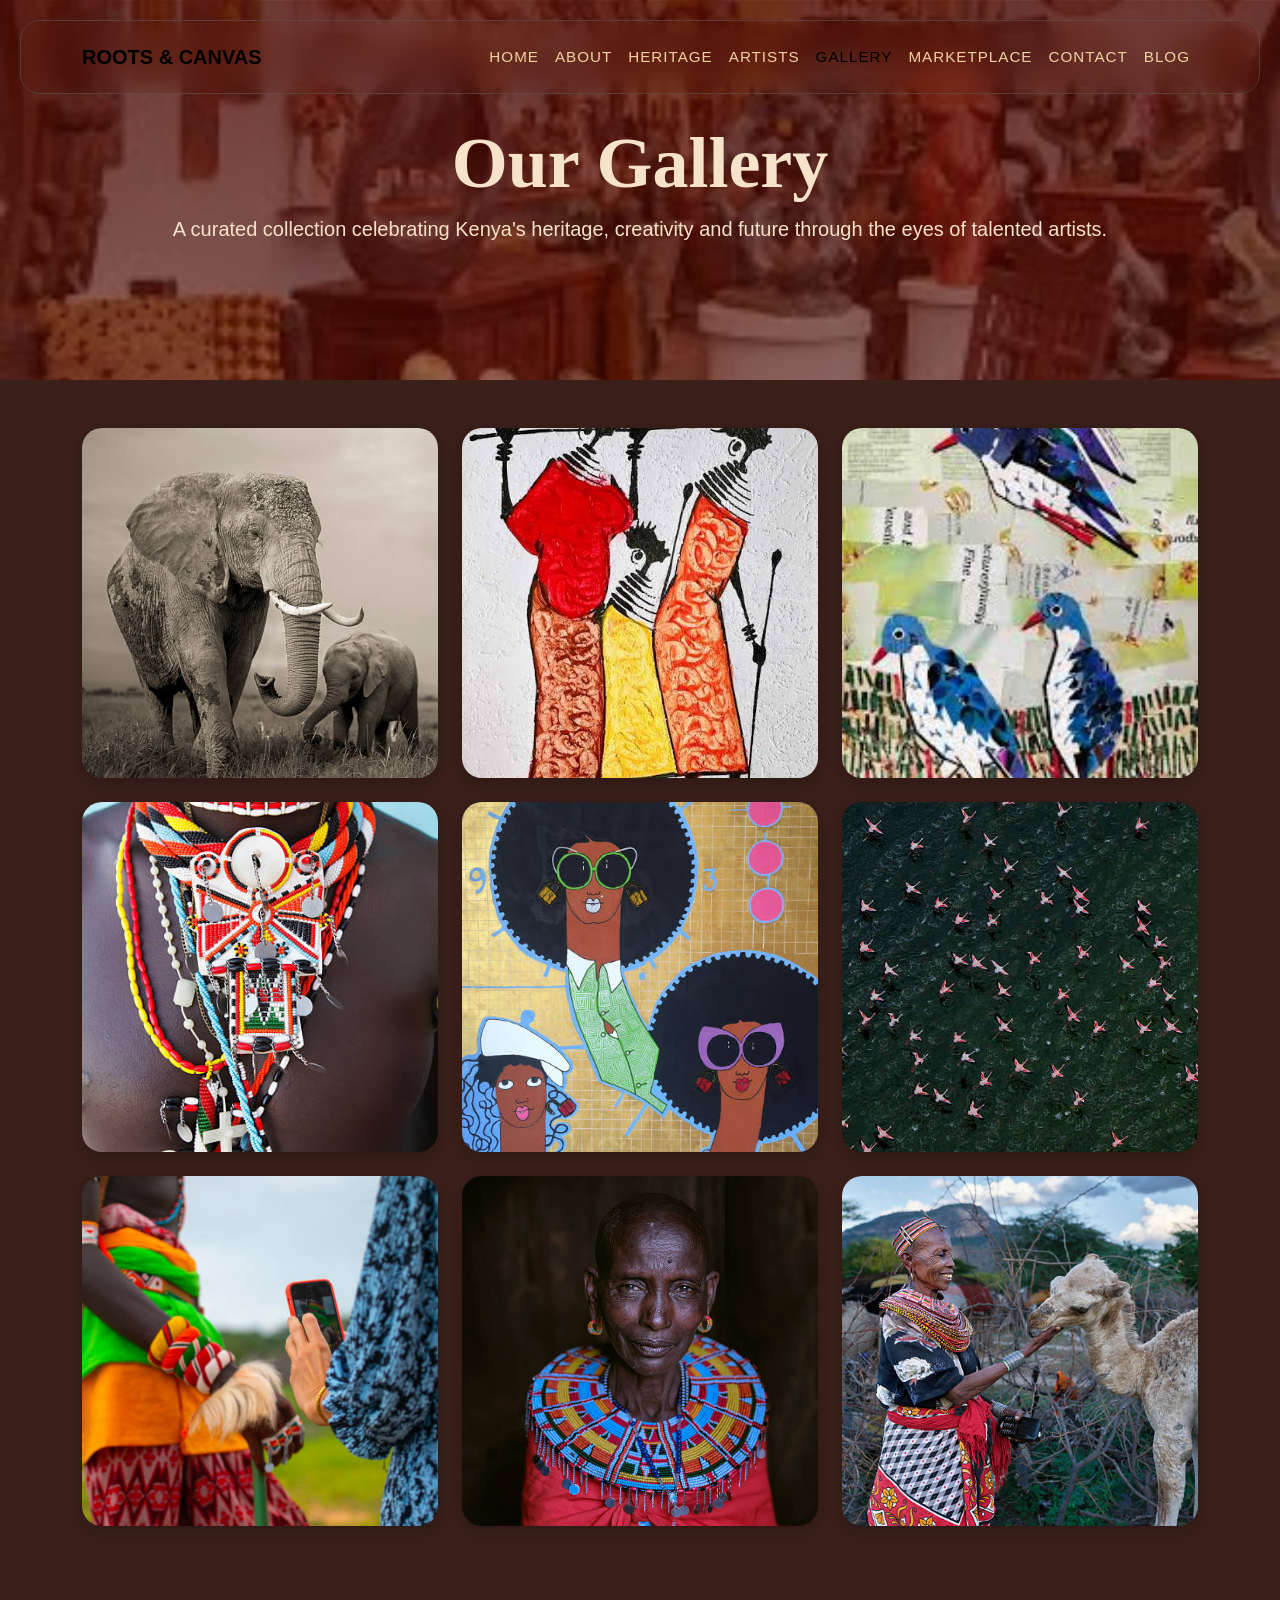
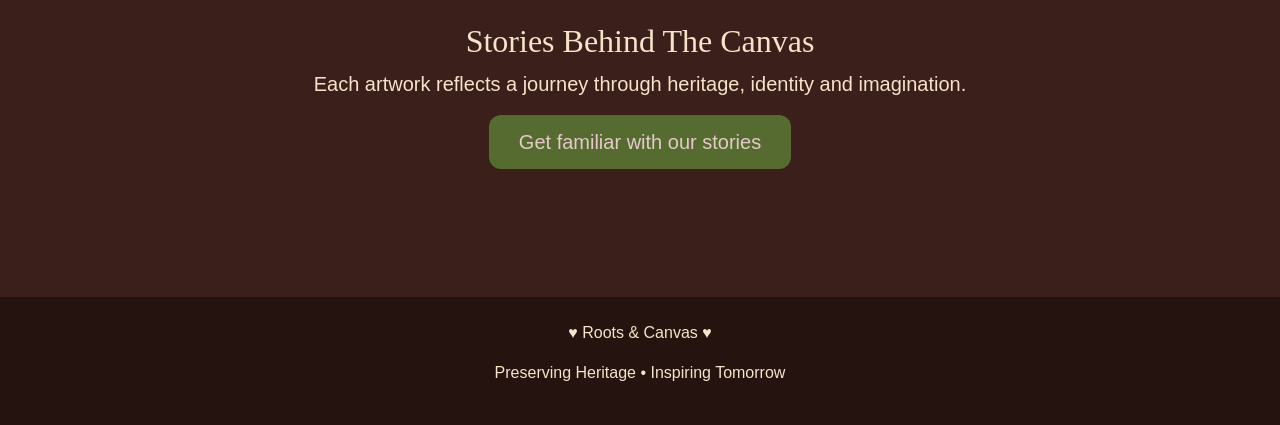
<file: gallery.html>
<!DOCTYPE html>
<html lang="en">

<head>

  <meta charset="UTF-8">
  <meta name="viewport" content="width=device-width, initial-scale=1.0">

  <title>Artists | Roots & Canvas</title>
  <link href="https://cdn.jsdelivr.net/npm/bootstrap@5.3.7/dist/css/bootstrap.min.css" rel="stylesheet">
  <link rel="stylesheet" href="css/style.css">

</head>

<body>

    
    <nav class="navbar navbar-expand-lg navbar-light custom-green py-3 sticky-top">

        <div class="container">

            <a class="navbar-brand fw-bold" href="index.html">
                ROOTS & CANVAS
            </a>

            <button class="navbar-toggler"
                    type="button"
                    data-bs-toggle="collapse"
                    data-bs-target="#menu">

                <span class="navbar-toggler-icon"></span>

            </button>

            <div class="collapse navbar-collapse" id="menu">

                <ul class="navbar-nav ms-auto">

                    <li class="nav-item">
                        <a class="nav-link" href="index.html">Home</a>
                    </li>

                    <li class="nav-item">
                        <a class="nav-link" href="aboutus.html">About</a>
                    </li>

                    <li class="nav-item">
                        <a class="nav-link" href="Heritage.html">Heritage</a>
                    </li>

                    <li class="nav-item">
                        <a class="nav-link" href="Artists.html">Artists</a>
                    </li>

                    <li class="nav-item">
                        <a class="nav-link active" href="gallery.html">Gallery</a>
                    </li>

                    <li class="nav-item">
                        <a class="nav-link" href="MarketPlace.html">Marketplace</a>
                    </li>

                    <li class="nav-item">
                        <a class="nav-link" href="contacts.html">Contact</a>
                    </li>

                    <li class="nav-item">
                        <a class="nav-link " href="blog.html">Blog</a>
                    </li>

                </ul>

            </div>

        </div>

    </nav>

    
<section class="gallery-hero">

    <div class="container text-center">

        <h1 class="display-2 fw-bold">
            Our Gallery
        </h1>

        <p  class="lead">
              A curated collection celebrating Kenya's heritage,
            creativity and future through the eyes of talented artists.

    </div>

</section>


<section class="container py-5">

    <div class="row g-4">

        <div class="col-md-4">
            <img src="images/5,473 Kenyan Art Stock Photos, High-Res Pictures, and Images - Getty Images _ African art_files/gettyimages-2245129129-612x612.jpg"
                 class="gallery-img">
        </div>

        <div class="col-md-4">
            <img src="images/images (4).jpeg"
                 class="gallery-img">
        </div>

        <div class="col-md-4">
            <img src="images/mixed media art.jpeg"
                 class="gallery-img">
        </div>

        <div class="col-md-4">
            <img src="images/gettyimages-171576654-612x612.jpg"
                 class="gallery-img">
        </div>

        <div class="col-md-4">
            <img src="images/images (6).jpeg"
                 class="gallery-img">
        </div>

        <div class="col-md-4">
            <img src="images/5,473 Kenyan Art Stock Photos, High-Res Pictures, and Images - Getty Images _ African art_files/gettyimages-2254065820-612x612.jpg"
                 class="gallery-img">
        </div>

         <div class="col-md-4">
            <img src="images/gettyimages-1835843457-612x612.jpg"
                 class="gallery-img">
        </div>

    <div class="col-md-4">
            <img src="images/5,473 Kenyan Art Stock Photos, High-Res Pictures, and Images - Getty Images _ African art_files/gettyimages-2232963805-612x612.jpg"
                 class="gallery-img">
        </div>

        <div class="col-md-4">
            <img src="images/gettyimages-2212298095-612x612.jpg"
                 class="gallery-img">
        </div>

    </div>

</section>

<section class="heritage-section py-5">

    <div class="container text-center">

        <h2>
            Stories Behind The Canvas
        </h2>

        <p class="lead">
            Each artwork reflects a journey through heritage,
            identity and imagination.
        </p>

           <a href="Heritage.html" class="btn custom-btn btn-lg">
                    Get familiar with our stories
                </a>

    </div>

</section>

<footer class="py-4 text-center">

           <p>
            &#9829; Roots & Canvas 	&#9829;
        </p>

        <p>
            Preserving Heritage • Inspiring Tomorrow
        </p>

</footer>

<!-- Scroll to Top Button -->
<button id="topBtn" title="Go to top">
    ↑
</button>

<!-- Bootstrap JS -->

<script src="https://cdn.jsdelivr.net/npm/bootstrap@5.3.7/dist/js/bootstrap.bundle.min.js"></script>
<script src="js/script.js"></script>

</body>

</html>
</file>
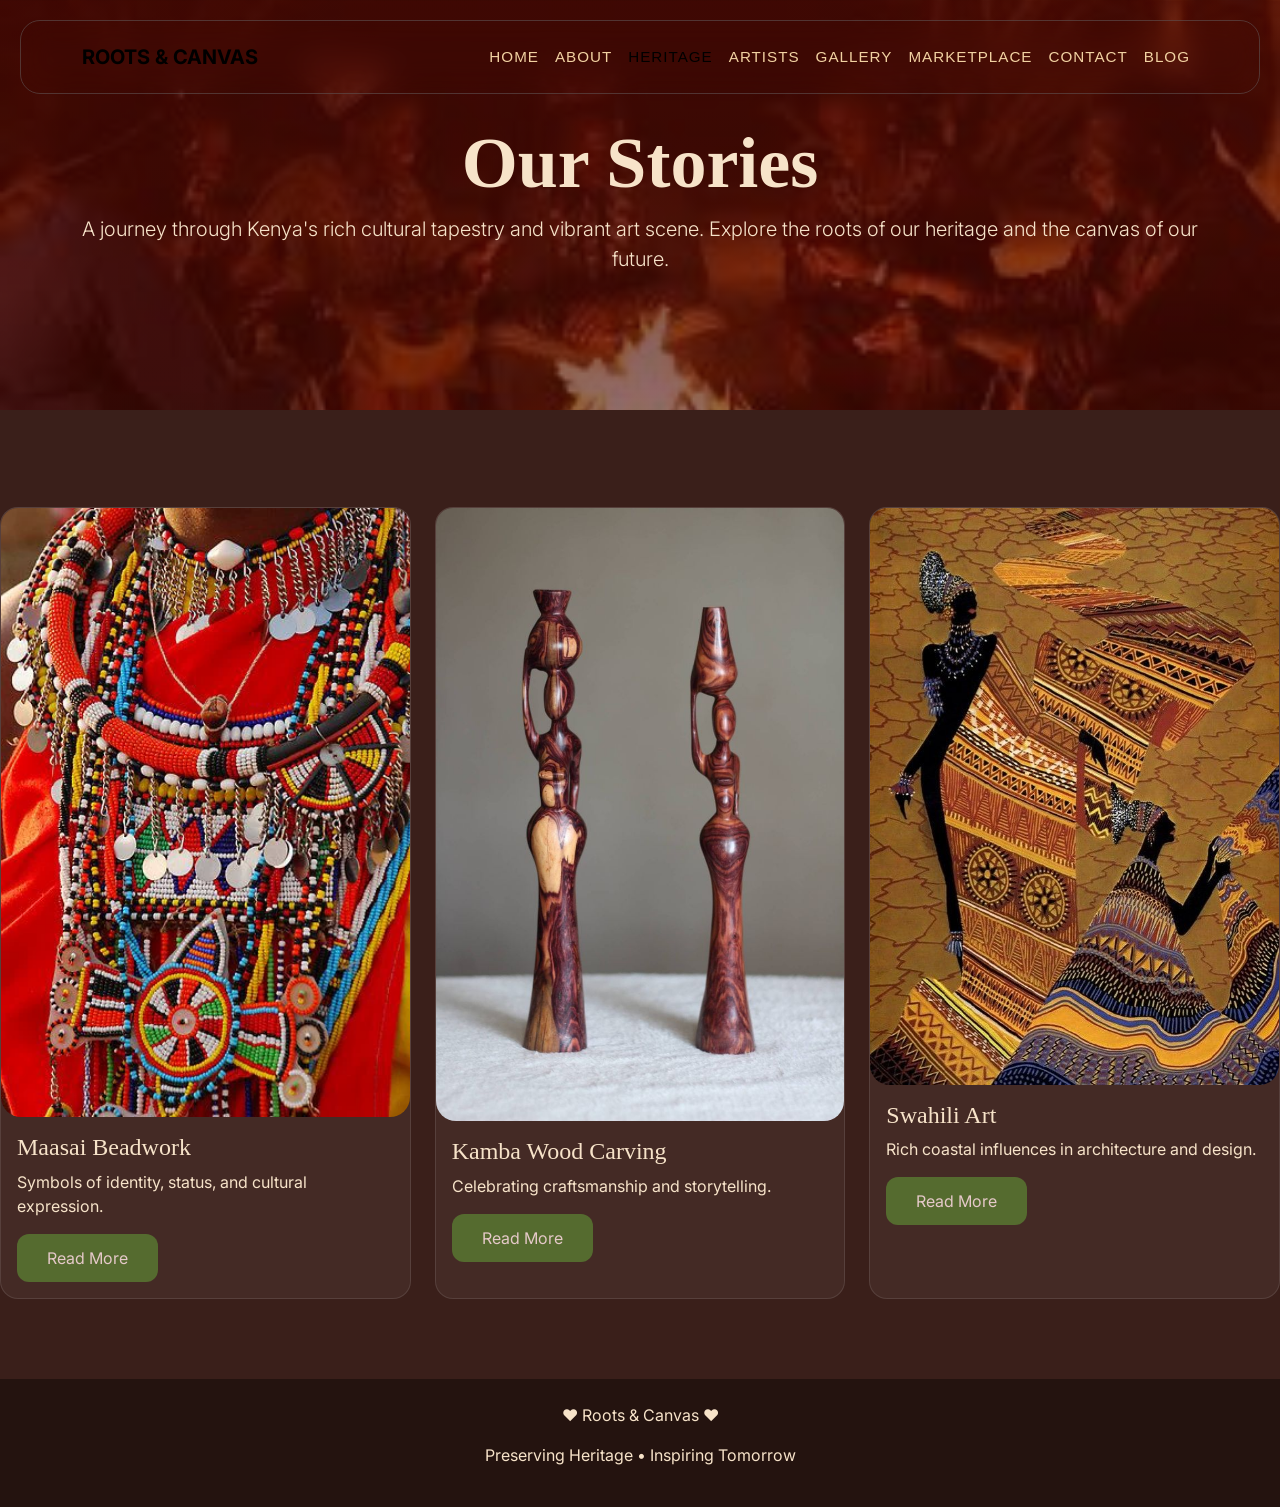
<file: Heritage.html>
<!DOCTYPE html>
<html lang="en">

<head>
    <meta charset="UTF-8">
    <meta name="viewport" content="width=device-width, initial-scale=1.0">

    <title>Roots & Canvas | Home</title>

    <!-- Bootstrap CSS -->
    <link href="https://cdn.jsdelivr.net/npm/bootstrap@5.3.7/dist/css/bootstrap.min.css" rel="stylesheet">

    <!-- Google Fonts -->
    <link rel="preconnect" href="https://fonts.googleapis.com">

    <link href="https://fonts.googleapis.com/css2?family=Cormorant+Garamond:wght@400;600;700&family=Inter:wght@300;400;500&display=swap" rel="stylesheet">

    <!-- Custom CSS -->
    <link rel="stylesheet" href="css/style.css">
</head>

<body>

    <!-- NAVBAR -->

    <nav class="navbar navbar-expand-lg navbar-light custom-green py-3 sticky-top">

        <div class="container">

            <a class="navbar-brand fw-bold" href="index.html">
                ROOTS & CANVAS
            </a>

            <button class="navbar-toggler"
                    type="button"
                    data-bs-toggle="collapse"
                    data-bs-target="#menu">

                <span class="navbar-toggler-icon"></span>

            </button>

            <div class="collapse navbar-collapse" id="menu">

                <ul class="navbar-nav ms-auto">

                    <li class="nav-item">
                        <a class="nav-link" href="index.html">Home</a>
                    </li>

                    <li class="nav-item">
                        <a class="nav-link" href="aboutus.html">About</a>
                    </li>

                    <li class="nav-item">
                        <a class="nav-link active" href="Heritage.html">Heritage</a>
                    </li>

                    <li class="nav-item">
                        <a class="nav-link" href="Artists.html">Artists</a>
                    </li>

                    <li class="nav-item">
                        <a class="nav-link" href="gallery.html">Gallery</a>
                    </li>

                    <li class="nav-item">
                        <a class="nav-link" href="MarketPlace.html">Marketplace</a>
                    </li>

                    <li class="nav-item">
                        <a class="nav-link" href="contacts.html">Contact</a>
                    </li>

                    <li class="nav-item">
                        <a class="nav-link" href="blog.html">Blog</a>
                    </li>

                </ul>

            </div>

        </div>

    </nav>

    
<section class="Heritage-hero">

    <div class="container text-center">

         <h1 class="display-2 fw-bold">

            Our Stories

        </h1>

        <p class="lead">
            A journey through Kenya's rich cultural tapestry and vibrant art scene.
            Explore the roots of our heritage and the canvas of our future.
        </p>
    </div>

</section>

<div class="container text-center">

    <h2 class="market-title">
         <br><br>
    </h2>

</div>

<div class="row g-4">

    <div class="col-md-4">

        <div class="card h-100">

            <img src="images/Masai Jewellery by PPDesigns _ Redbubble.webp"
                 class="card-img-top">

            <div class="card-body">

                <h4>Maasai Beadwork</h4>

                <p>
                    Symbols of identity, status,
                    and cultural expression.
                </p>

                
                    <a href="#" class="btn custom-btn">

                        Read More

                    </a>

            </div>

        </div>

    </div>

    <div class="col-md-4">

        <div class="card h-100">

            <img src="images/Handcarved Zebra Wood African Woman Sculpture Pair.jpeg"
                 class="card-img-top">

            <div class="card-body">

                <h4>Kamba Wood Carving</h4>

                <p>
                    Celebrating craftsmanship and storytelling.
                </p>
              
                
                    <a href="#" class="btn custom-btn">

                        Read More

                    </a>
            </div>

        </div>

    </div>

    <div class="col-md-4">

        <div class="card h-100">

            <img src="images/download (39).jpeg"
                 class="card-img-top">

            <div class="card-body">

                <h4>Swahili Art</h4>

                <p>
                    Rich coastal influences in architecture
                    and design.
                </p>
                
                
                    <a href="#" class="btn custom-btn">

                        Read More

                    </a>
            </div>

        </div>

    </div>

</div>

<footer class="py-4 text-center">

           <p>
            &#9829; Roots & Canvas 	&#9829;
        </p>

        <p>
            Preserving Heritage • Inspiring Tomorrow
        </p>

</footer>

<!-- Scroll to Top Button -->
<button id="topBtn" title="Go to top">
    ↑
</button>

<script src="https://cdn.jsdelivr.net/npm/bootstrap@5.3.7/dist/js/bootstrap.bundle.min.js"></script>
<script src="js/script.js"></script>

</body>

</html>
</file>
<file: css/style.css>
.roots-font{

    font-family:'Cormorant Garamond', serif;

    font-size:4rem;

    font-weight:500;

    letter-spacing:1px;

}

.canvas-font{
    font-family: "Cormorant Garamond", serif;
    color: #FBF5D2 ;
    font-size: 3.8rem;
}

.hero-title {
  opacity: 0;
  transform: translateY(40px);

  animation: heroTitle 1.4s cubic-bezier(.22, 1, .36, 1) forwards;
}

@keyframes heroTitle {
  to {
    opacity: 1;
    transform: translateY(0);
  }
}
.navbar{
    position: fixed;
    top:20px;
    left:20px;
    right:20px;

    width:auto;

    padding:12px 30px;

    display:flex;
    align-items:center;

    backdrop-filter:blur(15px);

    border:1px solid rgba(95,84,84,.6);
    border-radius:20px;

    z-index:1000;
}

.logo{

    font-family:"Cormorant Garamond", serif;

    font-size:1.5rem;

    font-weight:700;

    color:var(--cream) !important;

    letter-spacing:2px;

}

.nav-link{

    font-family:'Manrope', sans-serif;

    font-size:0.95rem;

    font-weight:500;

    letter-spacing:1px;

    text-transform:uppercase;

    color: var(--desert-tan);

    transition:0.3s;

}

.nav-link:hover{

    color:var(--black) !important;

    text-shadow:0 0 10px rgba(141, 33, 33, 0.793);

}




body{
    font-family:'Inter',sans-serif;
    background-color:var(--dark-brown);
    color:var(--cream);
}


body > * {
  opacity: 0;
  transform: translateY(30px);
  animation: rise 0.8s ease forwards;
}

body > *:nth-child(1) { animation-delay: .1s; }
body > *:nth-child(2) { animation-delay: .2s; }
body > *:nth-child(3) { animation-delay: .3s; }
body > *:nth-child(4) { animation-delay: .4s; }

@keyframes rise {
  to {
    opacity: 1;
    transform: translateY(0);
  }
}

h1,h2,h3,h4,h5{
    font-family:'Manrope',serif;
}


.h3{font-weight:bold;
font-family: 'Cormorant Garamond', serif; }

.fade-section{

    opacity:0;

    transform:translateY(50px);

    transition:1s;

}

.fade-section.show{

    opacity:1;

    transform:translateY(0);

}


.hero{

    min-height:80vh;

    padding-top:120px;

    display:flex;

    align-items:center;

    background:
    linear-gradient(
       rgba(75,8,3,0.8),
        rgba(75,8,3,0.6)
    ),

    url('../images/download (40).jpeg');

    background-size:cover;

    background-position:center;

}

.hero-title{

    line-height:0.9;

    margin-bottom:30px;

}

.hero-text{

    font-size:1.2rem;

    max-width:550px;

    color:var(--cream);

}

.hero-image{

    border-radius:25px;

    box-shadow:
    0 20px 50px var(--chestnut);

    transition:0.4s;

}

.hero-image:hover{

    transform:scale(1.03);

}

.small-heading{

    color:var(--cream);

    letter-spacing:4px;

    text-transform:uppercase;

    font-size:0.9rem;

}

:root{

    --chestnut:#4B0803;
    --copper:#BF4B12;
    --amber:#E89A2D;
    --dark-brown:#3A1F1A;
    --olive:#556B2F;
    --cream:#F7E3C9;
    --desert-tan:#F2D2A2;

}


.custom-btn{

    background:var(--olive);

    color:rgb(229, 201, 201);

    border:none;

    padding:12px 30px;

    border-radius:12px;

    transition:0.3s;

}

.custom-btn:hover{

    background:var(--copper);

    transform:translateY(-3px);

}

img{

    border-radius:20px;
     transition:0.4s;

}


img:hover{

    transform:scale(1.02);

}

.gallery-img{

    width:100%;
    height:350px;

    object-fit:cover;

    border-radius:20px;

    transition:0.4s;

    box-shadow:0 5px 15px rgba(0,0,0,0.2);

}

.gallery-img:hover{

    transform:scale(1.03);

}

.artwork-card{

    position:relative;

}

.status{

    position:absolute;

    top:15px;

    left:15px;

    padding:8px 15px;

    border-radius:30px;

    font-size:0.8rem;

    font-weight:bold;

    color:white;

    z-index:10;

}

.artwork-card img{

    height:350px;

    object-fit:cover;

}

.artwork-card:hover{

    transform:translateY(-5px);

    transition:0.3s;

}


.carousel{

    border-radius:20px;

    overflow:hidden;

    box-shadow:var(--chestnut);

}

.carousel-caption{

    padding:0px;

    border-radius:15px;

}

.carousel-img{

    height:600px;

    object-fit:cover;

    filter:brightness(65%);

}

.carousel-caption{

    bottom:20%;

}

.carousel-caption h2{

    font-size:3rem;

    color:var(--cream);

    font-family:'Cormorant Garamond', serif;

}

.carousel-caption p{

    font-size:1.2rem;

    max-width:700px;

    margin:auto;

}


.market-title{

    color: var(--creamk);

    font-family: 'Cormorant Garamond', serif;

    margin-bottom: 20px;

}

.art-row{

    display: flex;

    gap: 20px;

    overflow-x: auto;

    padding-bottom: 20px;

    scrollbar-width: none;

}

.art-row::-webkit-scrollbar{

    display: none;

}


.market-card{

    min-width: 320px;

    background: var(--cream);

    border-radius: 20px;

    overflow: hidden;

    position: relative;

    box-shadow: 0 5px 20px rgba(0,0,0,0.15);

    transition: 0.3s;

}

.market-card:hover{

    transform: translateY(-8px);

}

.market-card{

    background:rgba(255,255,255,0.05);

    backdrop-filter:blur(10px);

    border:1px solid rgba(255,255,255,0.1);

    border-radius:20px;

    color:var(--cream);
}

.market-info{

    padding: 20px;

}

.status{

    position: absolute;

    top: 15px;

    left: 15px;

    padding: 8px 15px;

    border-radius: 50px;

    color: white;

    font-size: 0.8rem;

    font-weight: bold;

    z-index: 10;

}

.sold{

    background: #8B0000;

}

.booked{

    background: #C87B38;

}

.available{

    background:olive;

}

.blog-hero{

    background:
    linear-gradient(
        rgba(75,8,3,0.8),
        rgba(75,8,3,0.6)
    ),
    url('../images/images (12).jpeg');

    background-size:cover;
    background-position:center;

    color:var(--cream);

    padding:120px 0;

}

.Artists-hero{

    background:
    linear-gradient(
        rgba(75,8,3,0.8),
        rgba(75,8,3,0.6)
    ),
    url('../images/heri.jpeg');

    background-size:cover;
    background-position:center;

    color:var(--cream);

    padding:120px 0;

}

.About-hero{

    background:
    linear-gradient(
        rgba(75,8,3,0.8),
        rgba(75,8,3,0.6)
    ),
    url('../images/about.jpeg');

    background-size:cover;
    background-position:center;

    color:var(--cream);

    padding:120px 0;
}

.Heritage-hero{

    background:
    linear-gradient(
        rgba(75,8,3,0.8),
        rgba(75,8,3,0.6)
    ),
    url('../images/Story telling.jpeg');

    background-size:cover;
    background-position:center;

    color:var(--cream);

    padding:120px 0;

}

.gallery-hero{

    background:
    linear-gradient(
        rgba(75,8,3,0.8),
        rgba(75,8,3,0.6)
    ),
    url('../images/gallery.jpeg');

    background-size:cover;
    background-position:center;

    color:var(--cream);

    padding:120px 0;

}


.marketPlace-hero{

    background:
    linear-gradient(
        rgba(75,8,3,0.8),
        rgba(75,8,3,0.6)
    ),
    url('../images/Kimironko Market, Kigali.jpeg');

    background-size:cover;
    background-position:center;

    color:var(--cream);

    padding:120px 0;

}

/* ================================
   Marketplace Category Buttons
================================ */

.filter-buttons{

    display:flex;

    justify-content:center;

    flex-wrap:wrap;

    gap:15px;

    margin:40px 0;

}

.filter-buttons button{

    background:rgba(255,255,255,0.08);

    color:var(--cream);

    border:1px solid rgba(255,255,255,.15);

    padding:12px 28px;

    border-radius:40px;

    font-family:'Manrope',sans-serif;

    font-size:0.95rem;

    font-weight:600;

    letter-spacing:1px;

    cursor:pointer;

    transition:all .35s ease;

    backdrop-filter:blur(12px);

}

.filter-buttons button:hover{

    background:var(--amber);

    color:#fff;

    transform:translateY(-3px);

    box-shadow:0 8px 20px rgba(232,154,45,.35);

}

.filter-buttons button.active{

    background:var(--copper);

    color:white;

    border-color:var(--amber);

}

/* ===============================
   Marketplace Search Bar
================================== */

.search-container{

    display:flex;

    justify-content:center;

    margin:40px auto;

}

#search{

    width:100%;

    max-width:650px;

    padding:16px 25px;

    border:none;

    outline:none;

    border-radius:50px;

    background:rgba(255,255,255,0.08);

    backdrop-filter:blur(15px);

    -webkit-backdrop-filter:blur(15px);

    border:1px solid rgba(255,255,255,0.15);

    color:var(--cream);

    font-family:'Manrope', sans-serif;

    font-size:1rem;

    letter-spacing:.5px;

    transition:all .35s ease;

    box-shadow:0 8px 25px rgba(0,0,0,.15);

}

#search::placeholder{

    color:rgba(255,255,255,.65);

    font-style:italic;

}

#search:focus{

    background:rgba(255,255,255,.12);

    border:1px solid var(--amber);

    box-shadow:
        0 0 20px rgba(232,154,45,.35),
        0 10px 30px rgba(0,0,0,.25);

}

.card{

    background:rgba(255,255,255,0.05);

    color:var(--cream);

    border:1px solid rgba(255,255,255,0.1);

    border-radius:18px;

    overflow:hidden;

    transition:0.3s;

}

.card:hover{

    transform:translateY(-10px);

    box-shadow:0 10px 30px rgba(0,0,0,0.3);

}

.blog-card{

    transition:0.3s;

}

.blog-card:hover{

    transform:translateY(-8px);

}

.blog-category{

    background-color:var(--olive);

    color:white;

    padding:6px 12px;

    border-radius:20px;

    font-size:0.8rem;

}

.featured-blog{

    background-color:var(--desert-tan);

}

.contact-hero{

    background:
    linear-gradient(
        rgba(75,8,3,0.8),
        rgba(75,8,3,0.6)
    ),
    url('../images/5,473 Kenyan Art Stock Photos, High-Res Pictures, and Images - Getty Images _ African art_files/gettyimages-2182908956-612x612.jpg');

    background-size:cover;
    background-position:center;

    color:var(--cream);

    padding:120px 0;

}

.contact-card{

    background:var(--cream);

    padding:30px;

    text-align:center;

    border-radius:20px;

    box-shadow:0 5px 20px rgba(0,0,0,0.1);

    height:100%;

}

.contact-card h3{

    color:var(--chestnut);

    margin-bottom:15px;

}

.contact-card p{
    color: var(--chestnut);
    font-size: 1.1rem;
}


section{

    padding-top:70px 0;

}

.section-title{

    font-size:3rem;

    color:var(--cream);

    margin-bottom:20px;

}

.section-subtitle{

    color:var(--cream);

    text-transform:uppercase;

    letter-spacing:3px;

    font-size:0.9rem;

}

.social-icons img{
    width:40px;
    height:40px;
    transition:0.3s;
}

.social-icons a {
    text-decoration: none;
    font-size: 50px;
     margin: 0 15px;
}


.social-icons img:hover{
    transform:scale(1.2);
}

/* Scroll To Top Button */

#topBtn{

    position:fixed;

    bottom:30px;

    right:30px;

    width:55px;

    height:55px;

    border:none;

    border-radius:50%;

    background:var(--amber);

    color:white;

    font-size:24px;

    cursor:pointer;

    display:none;

    box-shadow:0 8px 20px rgba(0,0,0,.3);

    transition:all .3s ease;

    z-index:999;

}

#topBtn:hover{

    background:var(--copper);

    transform:translateY(-5px);

}

footer{

    background:#24130F;

    padding:60px 0;

    margin-top:80px;

}

/* LIGHTBOX */

#lightbox{

    display:none;

    position:fixed;

    top:0;

    left:0;

    width:100%;

    height:100%;

    background:rgba(0,0,0,.9);

    justify-content:center;

    align-items:center;

    flex-direction:column;

    z-index:9999;

}

#lightbox img{

    max-width:85%;

    max-height:80%;

    border-radius:20px;

    box-shadow:0 10px 40px rgba(0,0,0,.5);

}

#lightbox-caption{

    color:white;

    margin-top:20px;

    font-size:1.2rem;

    text-align:center;

}

#close-lightbox{

    position:absolute;

    top:25px;

    right:40px;

    font-size:3rem;

    color:white;

    cursor:pointer;

}
</file>
